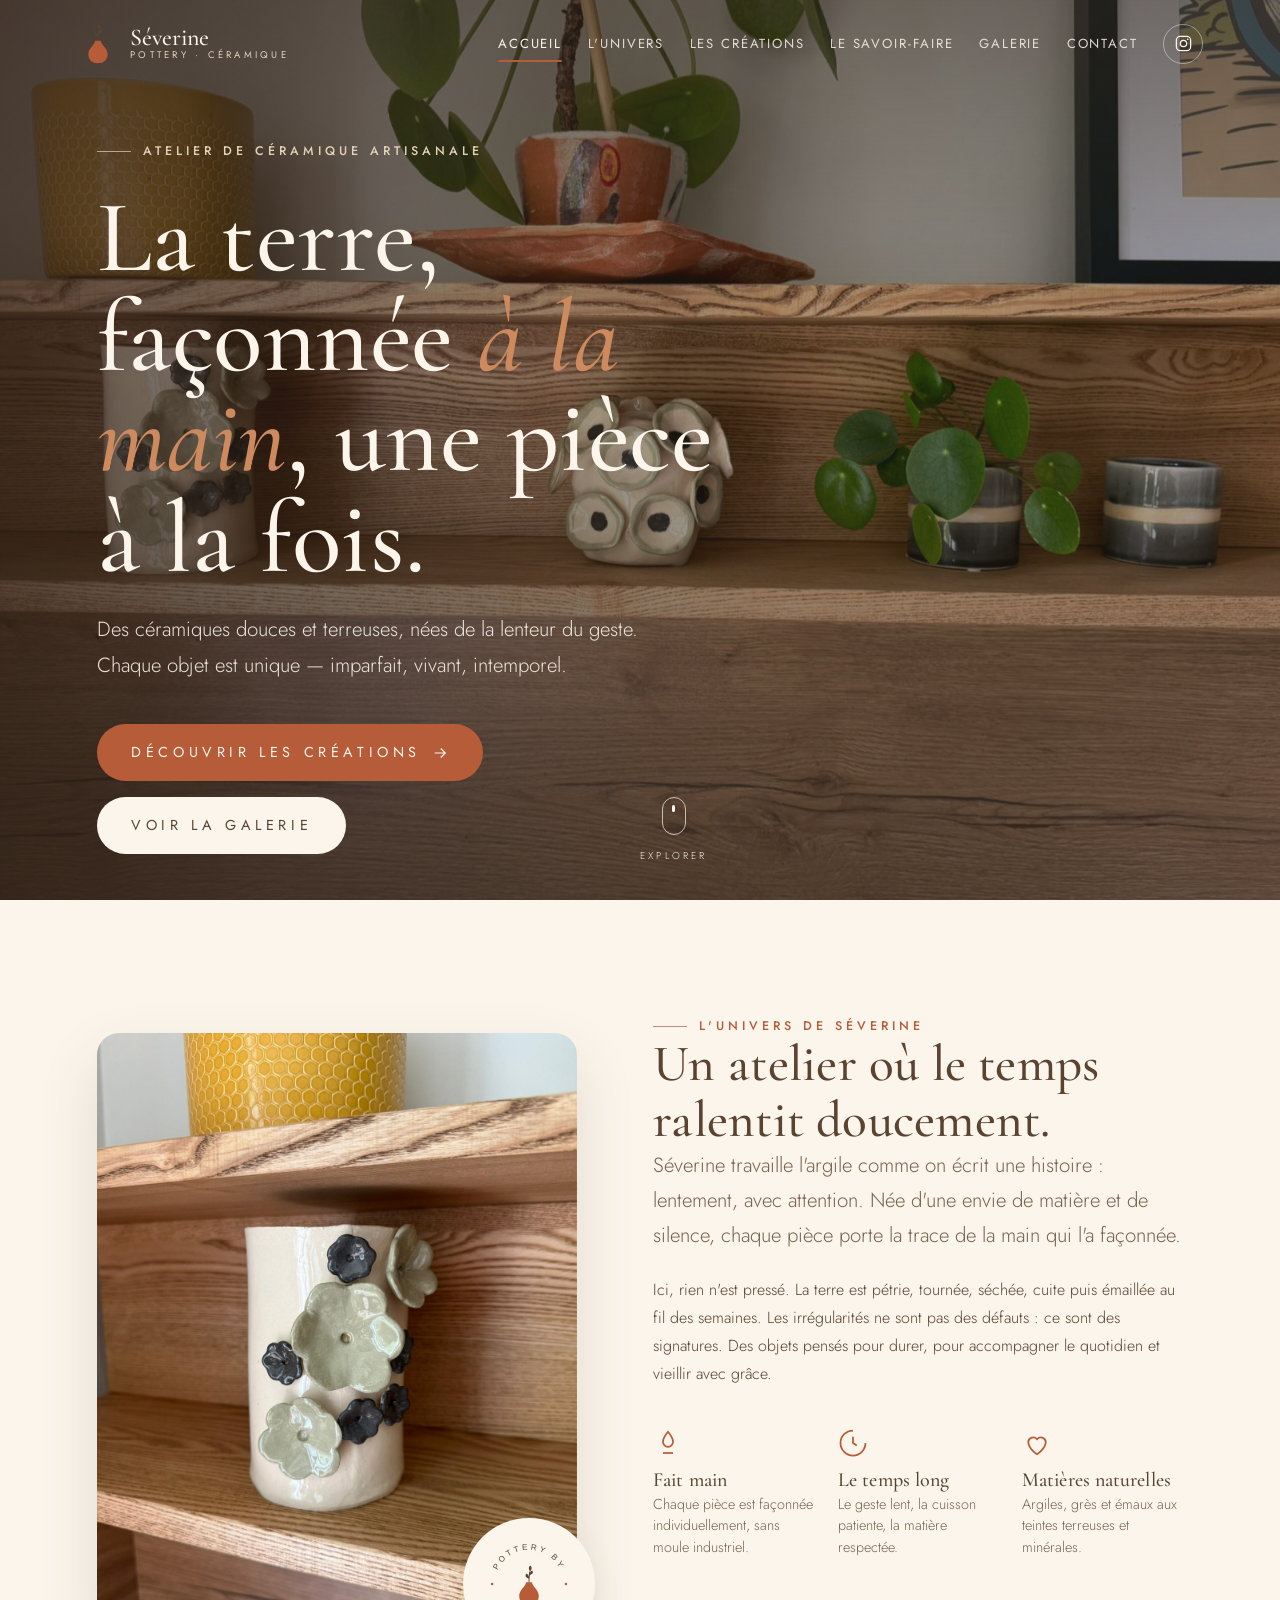
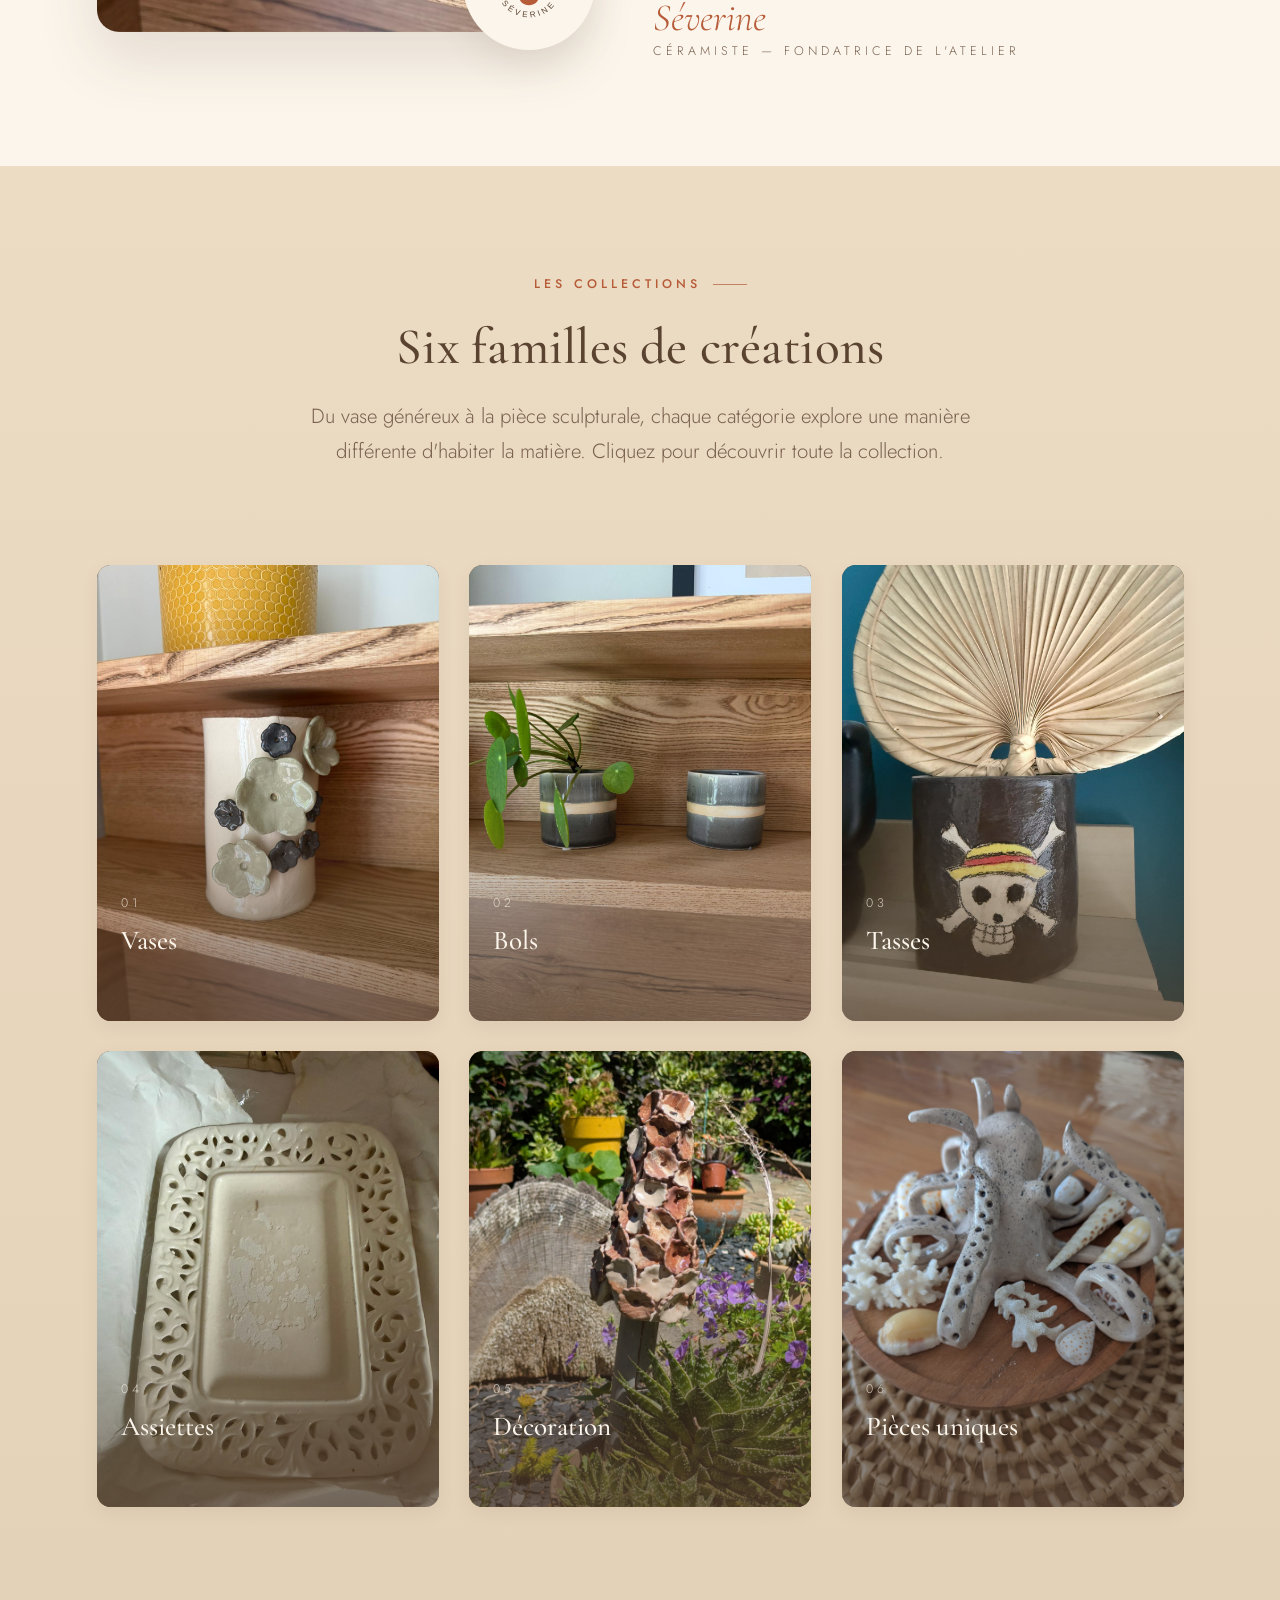
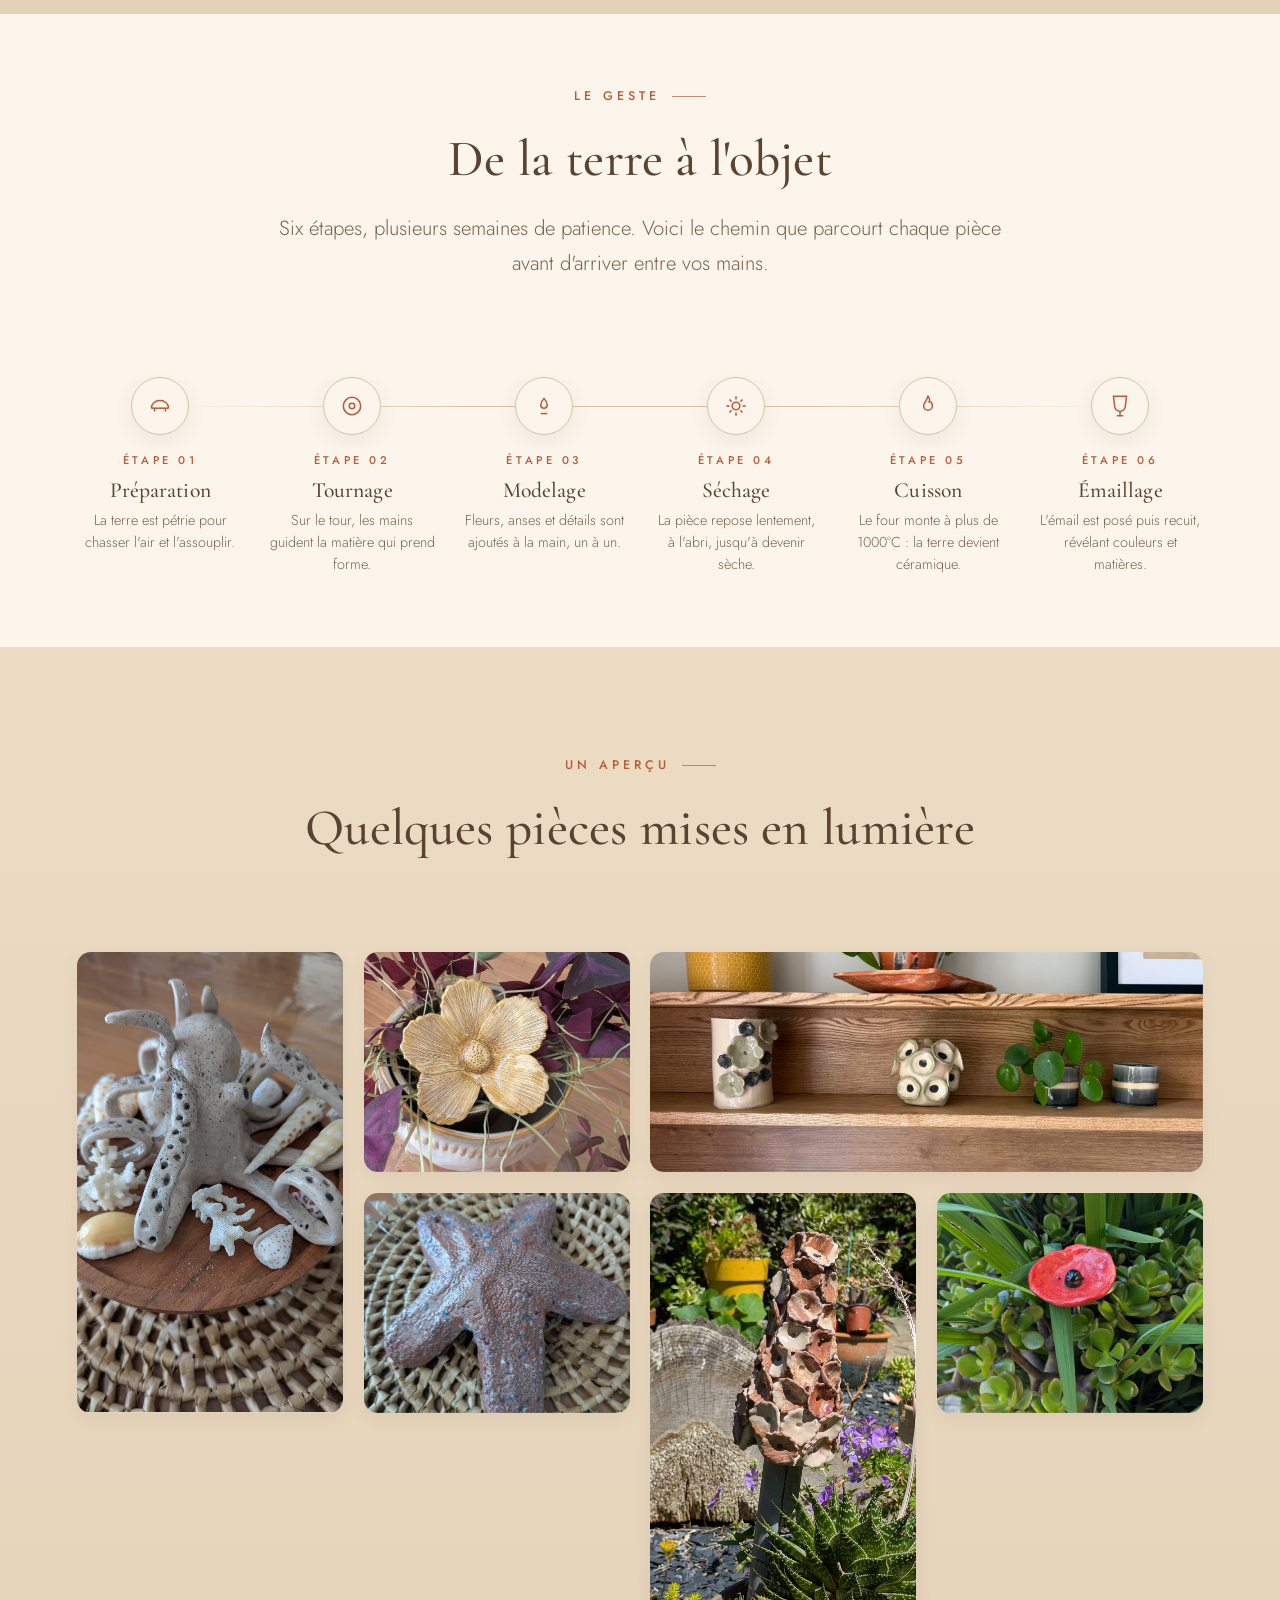
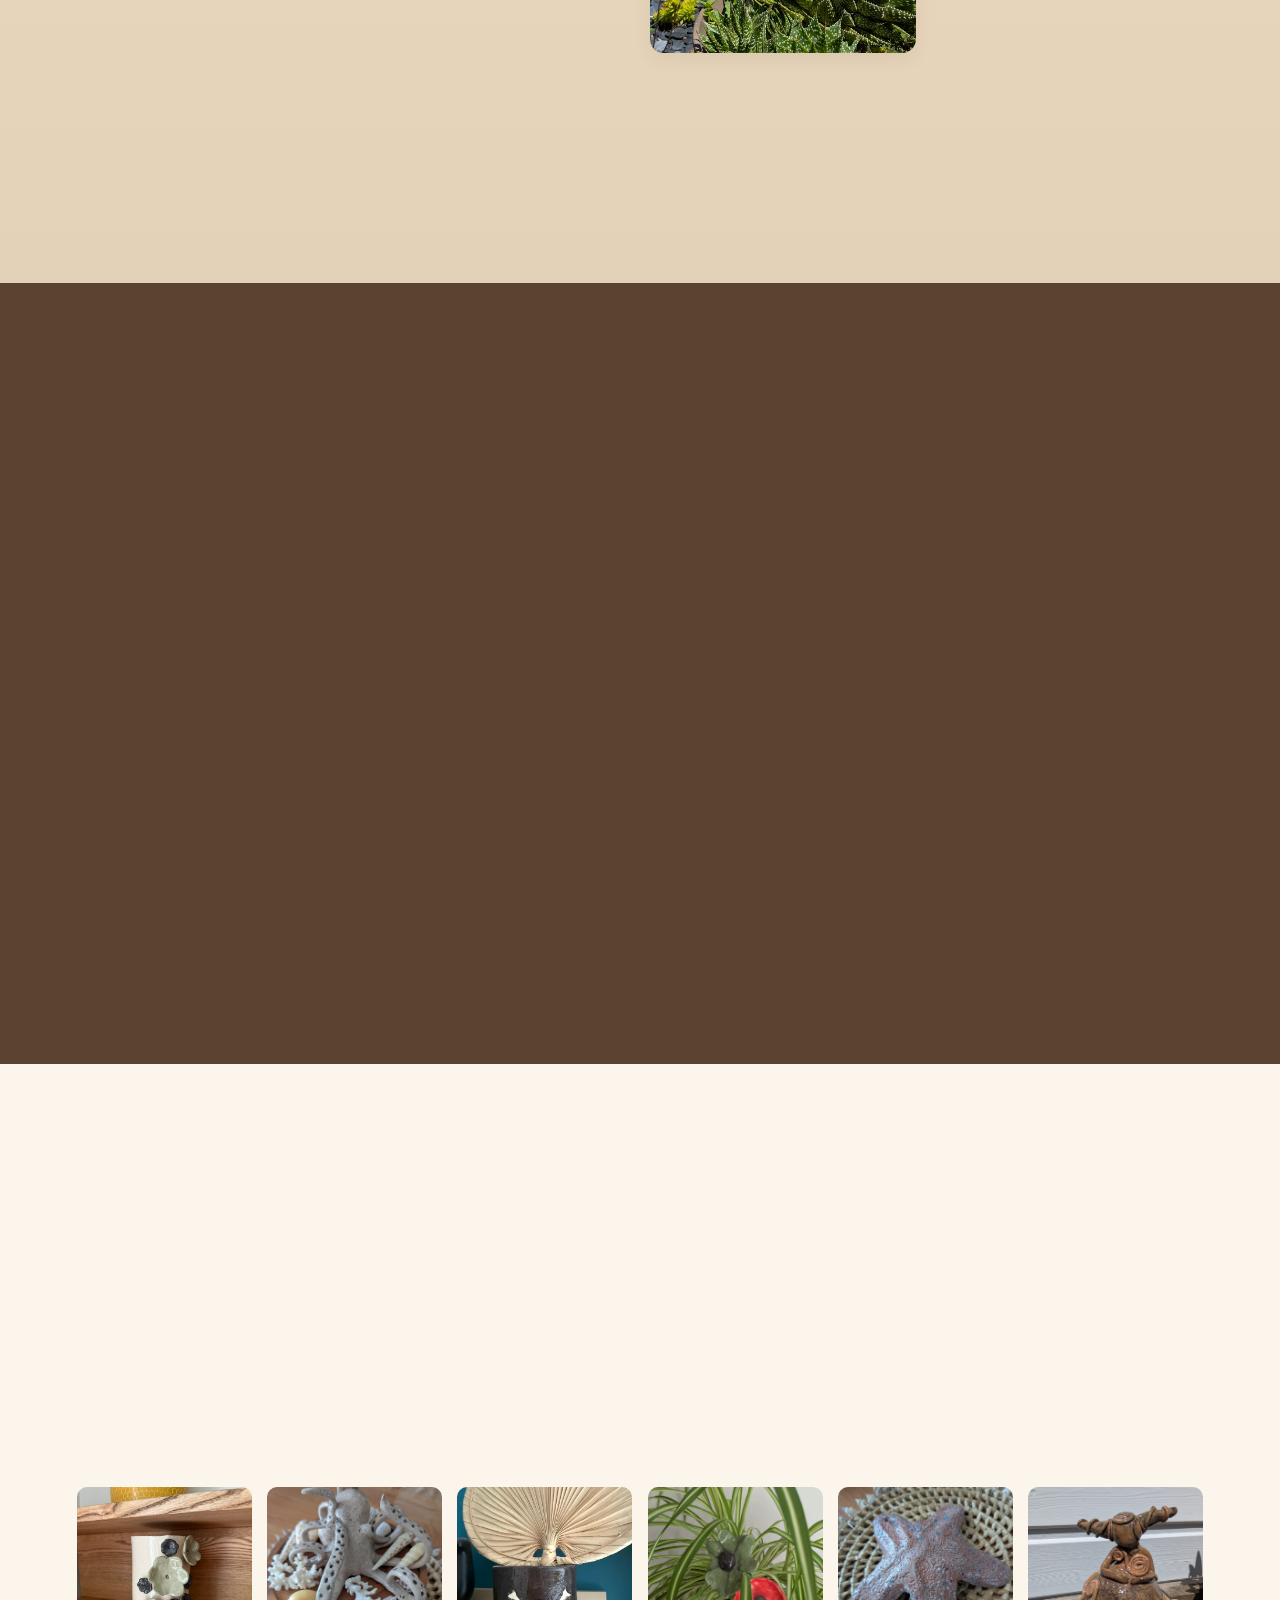
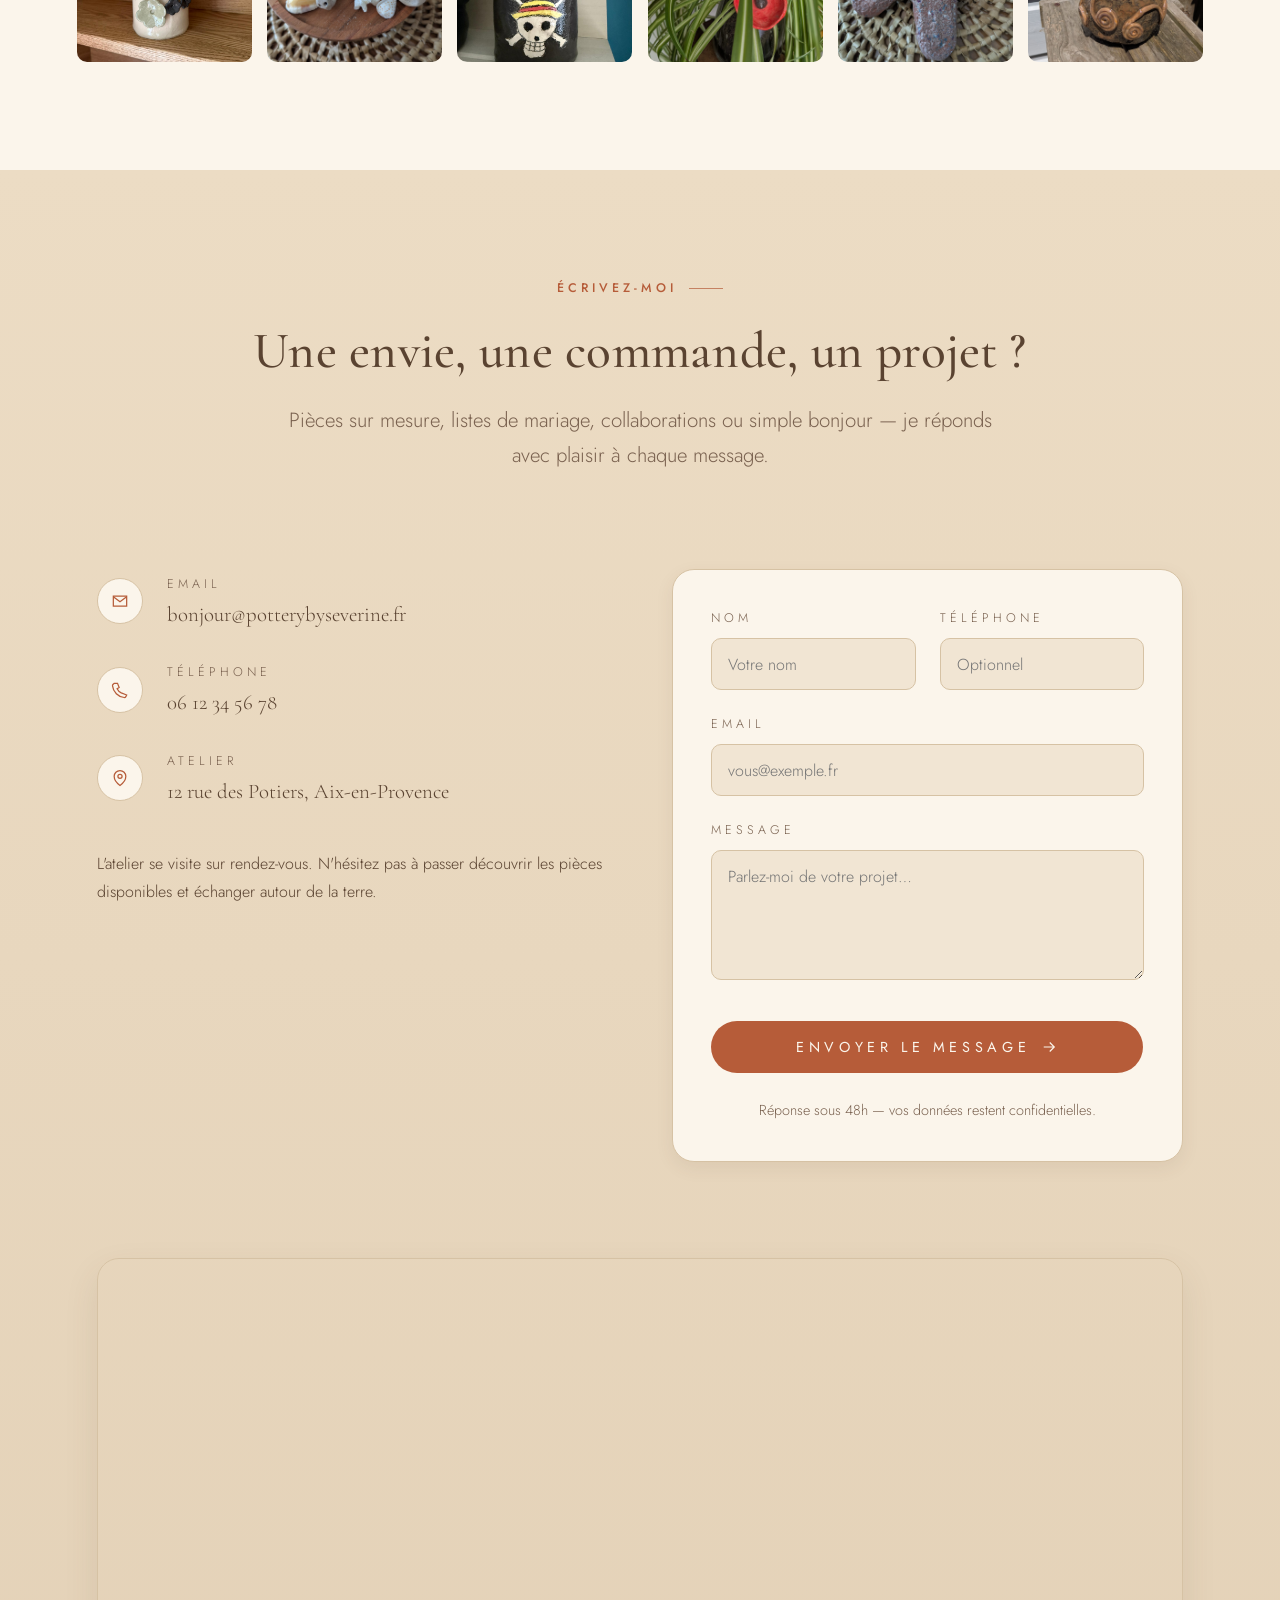
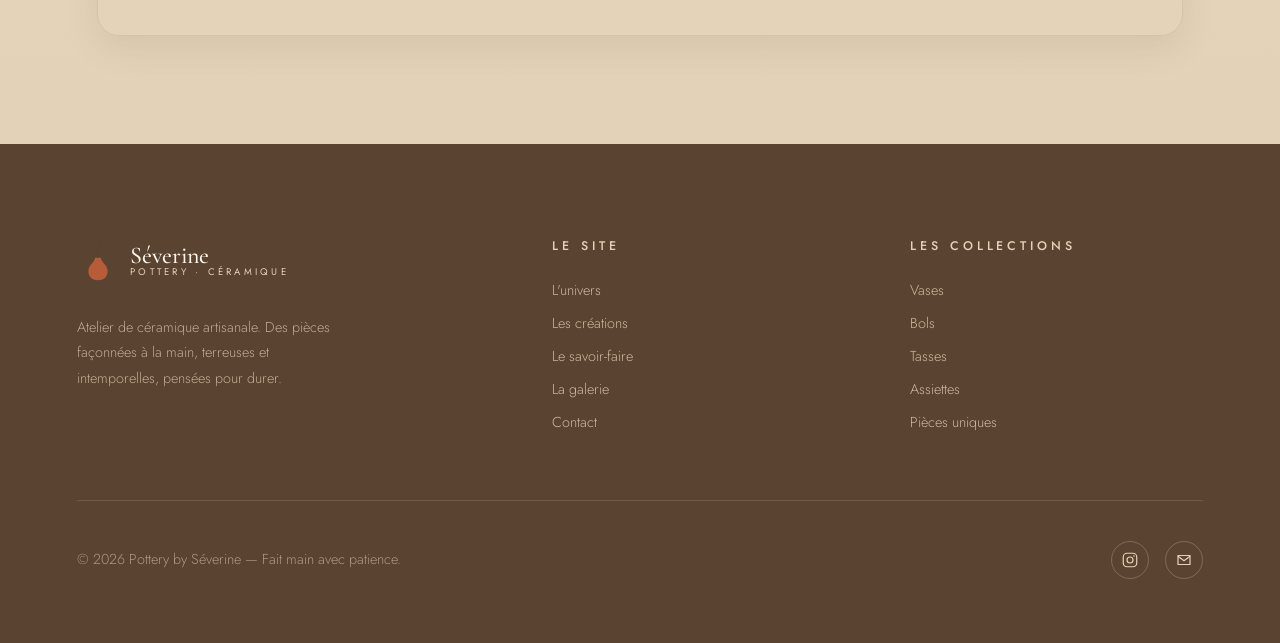
<file: index.html>
<!DOCTYPE html>
<html lang="fr">
<head>
  <meta charset="UTF-8" />
  <meta name="viewport" content="width=device-width, initial-scale=1.0" />
  <meta name="theme-color" content="#F1E5D3" />

  <!-- Marque la présence de JS avant le premier rendu (évite tout flash) -->
  <script>document.documentElement.classList.add("js");</script>

  <!-- SEO -->
  <title>Pottery by Séverine — Céramique artisanale & pièces uniques</title>
  <meta name="description" content="Atelier de céramique artisanale. Séverine façonne à la main vases, bols, tasses, assiettes et pièces uniques — des créations terreuses, douces et intemporelles." />
  <meta name="keywords" content="céramique, poterie, artisanat, fait main, vases, bols, tasses, pièces uniques, grès, Séverine" />
  <meta name="author" content="Pottery by Séverine" />
  <link rel="canonical" href="https://www.potterybyseverine.fr/" />

  <!-- Open Graph -->
  <meta property="og:type" content="website" />
  <meta property="og:site_name" content="Pottery by Séverine" />
  <meta property="og:title" content="Pottery by Séverine — Céramique artisanale & pièces uniques" />
  <meta property="og:description" content="Des céramiques façonnées à la main, terreuses et intemporelles. Vases, bols, tasses, assiettes et pièces uniques." />
  <meta property="og:image" content="assets/images/banner.jpeg" />
  <meta property="og:locale" content="fr_FR" />
  <meta property="og:url" content="https://www.potterybyseverine.fr/" />

  <!-- Twitter -->
  <meta name="twitter:card" content="summary_large_image" />
  <meta name="twitter:title" content="Pottery by Séverine — Céramique artisanale" />
  <meta name="twitter:description" content="Des céramiques façonnées à la main, terreuses et intemporelles." />
  <meta name="twitter:image" content="assets/images/banner.jpeg" />

  <!-- Favicon -->
  <link rel="icon" type="image/svg+xml" href="assets/logos/logo-icon.svg" />
  <link rel="apple-touch-icon" href="assets/logos/logo.png" />

  <!-- Fonts -->
  <link rel="preconnect" href="https://fonts.googleapis.com" />
  <link rel="preconnect" href="https://fonts.gstatic.com" crossorigin />
  <link href="https://fonts.googleapis.com/css2?family=Cormorant+Garamond:ital,wght@0,400;0,500;0,600;1,400;1,500&family=Jost:wght@300;400;500&display=swap" rel="stylesheet" />

  <!-- Styles -->
  <link rel="stylesheet" href="css/variables.css?v=3" />
  <link rel="stylesheet" href="css/style.css?v=3" />
  <link rel="stylesheet" href="css/animations.css?v=3" />
  <link rel="stylesheet" href="css/responsive.css?v=3" />

  <!-- Schema.org LocalBusiness -->
  <script type="application/ld+json">
  {
    "@context": "https://schema.org",
    "@type": "LocalBusiness",
    "@id": "https://www.potterybyseverine.fr/#business",
    "name": "Pottery by Séverine",
    "description": "Atelier de céramique artisanale — vases, bols, tasses, assiettes et pièces uniques façonnés à la main.",
    "image": "https://www.potterybyseverine.fr/assets/images/banner.jpeg",
    "logo": "https://www.potterybyseverine.fr/assets/logos/logo-badge.svg",
    "url": "https://www.potterybyseverine.fr/",
    "email": "bonjour@potterybyseverine.fr",
    "telephone": "+33 6 12 34 56 78",
    "priceRange": "€€",
    "address": {
      "@type": "PostalAddress",
      "streetAddress": "12 rue des Potiers",
      "addressLocality": "Aix-en-Provence",
      "postalCode": "13100",
      "addressCountry": "FR"
    },
    "sameAs": [
      "https://www.instagram.com/potterybyseverine"
    ],
    "makesOffer": {
      "@type": "Offer",
      "itemOffered": {
        "@type": "Product",
        "category": "Céramique artisanale"
      }
    }
  }
  </script>
</head>

<body id="accueil">
  <a class="skip-link" href="#main">Aller au contenu principal</a>

  <!-- ============================ HEADER ============================ -->
  <header class="site-header site-header--hero">
    <div class="header__inner">
      <a class="brand" href="#accueil" aria-label="Pottery by Séverine — accueil">
        <img class="brand__mark" src="assets/logos/logo-icon.svg" alt="" width="42" height="42" aria-hidden="true" />
        <span class="brand__text">
          <span class="brand__name">Séverine</span>
          <span class="brand__tagline">Pottery · Céramique</span>
        </span>
      </a>

      <nav class="nav" id="main-nav" aria-label="Navigation principale">
        <ul class="nav__list">
          <li class="nav__item"><a class="nav__link is-active" href="#accueil">Accueil</a></li>
          <li class="nav__item"><a class="nav__link" href="#univers">L'univers</a></li>
          <li class="nav__item"><a class="nav__link" href="#creations">Les créations</a></li>
          <li class="nav__item"><a class="nav__link" href="#savoir-faire">Le savoir-faire</a></li>
          <li class="nav__item"><a class="nav__link" href="galerie.html">Galerie</a></li>
          <li class="nav__item"><a class="nav__link" href="#contact">Contact</a></li>
          <li class="nav__item">
            <a class="nav__ig" href="https://www.instagram.com/potterybyseverine" target="_blank" rel="noopener" aria-label="Instagram (nouvelle fenêtre)">
              <svg viewBox="0 0 24 24" fill="none" stroke="currentColor" stroke-width="1.6" aria-hidden="true">
                <rect x="3" y="3" width="18" height="18" rx="5" />
                <circle cx="12" cy="12" r="4" />
                <circle cx="17.3" cy="6.7" r="1.1" fill="currentColor" stroke="none" />
              </svg>
            </a>
          </li>
        </ul>
      </nav>

      <button class="nav-toggle" type="button" aria-label="Ouvrir le menu" aria-expanded="false" aria-controls="main-nav">
        <span></span><span></span><span></span>
      </button>
    </div>
  </header>

  <main id="main">

    <!-- ======================= ① HERO ======================= -->
    <section class="hero" aria-labelledby="hero-title">
      <div class="hero__media parallax">
        <img src="assets/images/banner.jpeg" alt="Étagère d'atelier garnie de céramiques faites main et de plantes vertes" fetchpriority="high" />
      </div>
      <div class="hero__inner">
        <div class="hero__content">
          <span class="overline">Atelier de céramique artisanale</span>
          <h1 class="hero__title" id="hero-title">La terre, façonnée <em>à la main</em>, une pièce à la fois.</h1>
          <p class="hero__subtitle">Des céramiques douces et terreuses, nées de la lenteur du geste. Chaque objet est unique — imparfait, vivant, intemporel.</p>
          <div class="hero__actions">
            <a class="btn btn--primary" href="#creations">
              Découvrir les créations
              <svg class="btn__arrow" viewBox="0 0 24 24" width="18" height="18" fill="none" stroke="currentColor" stroke-width="1.6" aria-hidden="true"><path d="M5 12h14M13 6l6 6-6 6"/></svg>
            </a>
            <a class="btn btn--light" href="galerie.html">Voir la galerie</a>
          </div>
        </div>
      </div>
      <a class="scroll-indicator" href="#univers" aria-label="Descendre vers la section suivante">
        <span class="scroll-indicator__mouse"><span class="scroll-indicator__wheel"></span></span>
        <span>Explorer</span>
      </a>
    </section>

    <!-- ======================= ② L'UNIVERS ======================= -->
    <section class="section section--paper" id="univers" aria-labelledby="univers-title">
      <div class="container univers">
        <div class="univers__grid">
          <div class="univers__portrait" data-reveal="fade">
            <div class="univers__portrait-frame" data-curtain>
              <img src="assets/images/pot-1.jpeg" alt="Vase en grès crème orné de fleurs modelées à la main, posé sur une étagère en bois" loading="lazy" />
            </div>
            <div class="univers__stamp" aria-hidden="true">
              <img src="assets/logos/logo-badge.svg" alt="" />
            </div>
          </div>

          <div class="univers__text" data-reveal="right">
            <span class="overline">L'univers de Séverine</span>
            <h2 class="section__title" id="univers-title">Un atelier où le temps<br />ralentit&nbsp;doucement.</h2>
            <p class="lead">Séverine travaille l'argile comme on écrit une histoire : lentement, avec attention. Née d'une envie de matière et de silence, chaque pièce porte la trace de la main qui l'a façonnée.</p>
            <p>Ici, rien n'est pressé. La terre est pétrie, tournée, séchée, cuite puis émaillée au fil des semaines. Les irrégularités ne sont pas des défauts : ce sont des signatures. Des objets pensés pour durer, pour accompagner le quotidien et vieillir avec grâce.</p>

            <div class="values">
              <div class="value" data-reveal data-delay="1">
                <svg class="value__icon" viewBox="0 0 24 24" fill="none" stroke="currentColor" stroke-width="1.4" aria-hidden="true"><path d="M12 3c2.5 3 4 5.5 4 8a4 4 0 0 1-8 0c0-2.5 1.5-5 4-8Z"/><path d="M8 20h8"/></svg>
                <h3 class="value__title">Fait main</h3>
                <p class="value__text">Chaque pièce est façonnée individuellement, sans moule industriel.</p>
              </div>
              <div class="value" data-reveal data-delay="2">
                <svg class="value__icon" viewBox="0 0 24 24" fill="none" stroke="currentColor" stroke-width="1.4" aria-hidden="true"><path d="M12 2a10 10 0 1 0 10 10"/><path d="M12 7v5l3 2"/></svg>
                <h3 class="value__title">Le temps long</h3>
                <p class="value__text">Le geste lent, la cuisson patiente, la matière respectée.</p>
              </div>
              <div class="value" data-reveal data-delay="3">
                <svg class="value__icon" viewBox="0 0 24 24" fill="none" stroke="currentColor" stroke-width="1.4" aria-hidden="true"><path d="M12 21s-7-4.5-7-10a4 4 0 0 1 7-2 4 4 0 0 1 7 2c0 5.5-7 10-7 10Z"/></svg>
                <h3 class="value__title">Matières naturelles</h3>
                <p class="value__text">Argiles, grès et émaux aux teintes terreuses et minérales.</p>
              </div>
            </div>

            <p class="univers__signature accent-serif">Séverine
              <span class="univers__signature-role">Céramiste — fondatrice de l'atelier</span>
            </p>
          </div>
        </div>
      </div>
    </section>

    <!-- ======================= ③ LES CRÉATIONS ======================= -->
    <section class="section section--sand" id="creations" aria-labelledby="creations-title">
      <div class="container">
        <div class="section__head section__head--center">
          <span class="overline overline--center" data-reveal="fade">Les collections</span>
          <h2 class="section__title" id="creations-title" data-reveal>Six familles de créations</h2>
          <p class="lead" data-reveal data-delay="1">Du vase généreux à la pièce sculpturale, chaque catégorie explore une manière différente d'habiter la matière. Cliquez pour découvrir toute la collection.</p>
        </div>

        <div class="creations__grid">
          <a class="creation-card" href="galerie.html?filter=vases" data-reveal data-delay="1" aria-label="Découvrir les vases">
            <img class="creation-card__img" src="assets/images/pot-1.jpeg" alt="Vase en grès crème décoré de fleurs modelées" loading="lazy" />
            <span class="creation-card__overlay">
              <span class="creation-card__index">01</span>
              <span class="creation-card__name">Vases</span>
              <span class="creation-card__cta">Explorer
                <svg viewBox="0 0 24 24" width="15" height="15" fill="none" stroke="currentColor" stroke-width="1.6" aria-hidden="true"><path d="M5 12h14M13 6l6 6-6 6"/></svg>
              </span>
            </span>
          </a>

          <a class="creation-card" href="galerie.html?filter=bols" data-reveal data-delay="2" aria-label="Découvrir les bols">
            <img class="creation-card__img" src="assets/images/pot-2.jpeg" alt="Deux petits contenants en grès émaillé gris et sable" loading="lazy" />
            <span class="creation-card__overlay">
              <span class="creation-card__index">02</span>
              <span class="creation-card__name">Bols</span>
              <span class="creation-card__cta">Explorer
                <svg viewBox="0 0 24 24" width="15" height="15" fill="none" stroke="currentColor" stroke-width="1.6" aria-hidden="true"><path d="M5 12h14M13 6l6 6-6 6"/></svg>
              </span>
            </span>
          </a>

          <a class="creation-card" href="galerie.html?filter=tasses" data-reveal data-delay="3" aria-label="Découvrir les tasses">
            <img class="creation-card__img" src="assets/images/mug-one-piece.jpeg" alt="Mug en céramique noire peint d'une tête de mort au chapeau de paille" loading="lazy" />
            <span class="creation-card__overlay">
              <span class="creation-card__index">03</span>
              <span class="creation-card__name">Tasses</span>
              <span class="creation-card__cta">Explorer
                <svg viewBox="0 0 24 24" width="15" height="15" fill="none" stroke="currentColor" stroke-width="1.6" aria-hidden="true"><path d="M5 12h14M13 6l6 6-6 6"/></svg>
              </span>
            </span>
          </a>

          <a class="creation-card" href="galerie.html?filter=assiettes" data-reveal data-delay="1" aria-label="Découvrir les assiettes">
            <img class="creation-card__img" src="assets/images/plateau-1.jpeg" alt="Plateau rectangulaire en céramique blanche à bordure ajourée" loading="lazy" />
            <span class="creation-card__overlay">
              <span class="creation-card__index">04</span>
              <span class="creation-card__name">Assiettes</span>
              <span class="creation-card__cta">Explorer
                <svg viewBox="0 0 24 24" width="15" height="15" fill="none" stroke="currentColor" stroke-width="1.6" aria-hidden="true"><path d="M5 12h14M13 6l6 6-6 6"/></svg>
              </span>
            </span>
          </a>

          <a class="creation-card" href="galerie.html?filter=decoration" data-reveal data-delay="2" aria-label="Découvrir la décoration">
            <img class="creation-card__img" src="assets/images/totem-fleurs.jpeg" alt="Totem de jardin en céramique couvert de fleurs modelées" loading="lazy" />
            <span class="creation-card__overlay">
              <span class="creation-card__index">05</span>
              <span class="creation-card__name">Décoration</span>
              <span class="creation-card__cta">Explorer
                <svg viewBox="0 0 24 24" width="15" height="15" fill="none" stroke="currentColor" stroke-width="1.6" aria-hidden="true"><path d="M5 12h14M13 6l6 6-6 6"/></svg>
              </span>
            </span>
          </a>

          <a class="creation-card" href="galerie.html?filter=pieces-uniques" data-reveal data-delay="3" aria-label="Découvrir les pièces uniques">
            <img class="creation-card__img" src="assets/images/poulpe.jpeg" alt="Sculpture de poulpe en céramique mouchetée entourée de coquillages" loading="lazy" />
            <span class="creation-card__overlay">
              <span class="creation-card__index">06</span>
              <span class="creation-card__name">Pièces uniques</span>
              <span class="creation-card__cta">Explorer
                <svg viewBox="0 0 24 24" width="15" height="15" fill="none" stroke="currentColor" stroke-width="1.6" aria-hidden="true"><path d="M5 12h14M13 6l6 6-6 6"/></svg>
              </span>
            </span>
          </a>
        </div>
      </div>
    </section>

    <!-- ======================= ④ LE SAVOIR-FAIRE ======================= -->
    <section class="section section--paper section--tight" id="savoir-faire" aria-labelledby="savoir-title">
      <div class="container container--wide">
        <div class="section__head section__head--center">
          <span class="overline overline--center" data-reveal="fade">Le geste</span>
          <h2 class="section__title" id="savoir-title" data-reveal>De la terre à l'objet</h2>
          <p class="lead" data-reveal data-delay="1">Six étapes, plusieurs semaines de patience. Voici le chemin que parcourt chaque pièce avant d'arriver entre vos mains.</p>
        </div>

        <ol class="process">
          <li class="process__step" data-reveal data-delay="1">
            <span class="process__badge" aria-hidden="true">
              <svg viewBox="0 0 24 24" fill="none" stroke="currentColor" stroke-width="1.4"><path d="M4 14c0-4 3.5-7 8-7s8 3 8 7"/><path d="M4 14h16"/><path d="M7 14v3M17 14v3"/></svg>
            </span>
            <span class="process__num">Étape 01</span>
            <h3 class="process__title">Préparation</h3>
            <p class="process__text">La terre est pétrie pour chasser l'air et l'assouplir.</p>
          </li>

          <li class="process__step" data-reveal data-delay="2">
            <span class="process__badge" aria-hidden="true">
              <svg viewBox="0 0 24 24" fill="none" stroke="currentColor" stroke-width="1.4"><circle cx="12" cy="12" r="8"/><circle cx="12" cy="12" r="2.5"/></svg>
            </span>
            <span class="process__num">Étape 02</span>
            <h3 class="process__title">Tournage</h3>
            <p class="process__text">Sur le tour, les mains guident la matière qui prend forme.</p>
          </li>

          <li class="process__step" data-reveal data-delay="3">
            <span class="process__badge" aria-hidden="true">
              <svg viewBox="0 0 24 24" fill="none" stroke="currentColor" stroke-width="1.4"><path d="M12 5c2 2 3 4 3 6a3 3 0 0 1-6 0c0-2 1-4 3-6Z"/><path d="M9 19h6"/></svg>
            </span>
            <span class="process__num">Étape 03</span>
            <h3 class="process__title">Modelage</h3>
            <p class="process__text">Fleurs, anses et détails sont ajoutés à la main, un à un.</p>
          </li>

          <li class="process__step" data-reveal data-delay="4">
            <span class="process__badge" aria-hidden="true">
              <svg viewBox="0 0 24 24" fill="none" stroke="currentColor" stroke-width="1.4"><path d="M12 3v3M12 18v3M3 12h3M18 12h3M6 6l2 2M16 16l2 2M18 6l-2 2M8 16l-2 2"/><circle cx="12" cy="12" r="3.5"/></svg>
            </span>
            <span class="process__num">Étape 04</span>
            <h3 class="process__title">Séchage</h3>
            <p class="process__text">La pièce repose lentement, à l'abri, jusqu'à devenir sèche.</p>
          </li>

          <li class="process__step" data-reveal data-delay="5">
            <span class="process__badge" aria-hidden="true">
              <svg viewBox="0 0 24 24" fill="none" stroke="currentColor" stroke-width="1.4"><path d="M12 3c1.5 2 2 3.5 1 5 2 0 3 2 3 4a4 4 0 0 1-8 0c0-1.5.5-2.8 1.5-3.8C11 6.5 11 4.5 12 3Z"/></svg>
            </span>
            <span class="process__num">Étape 05</span>
            <h3 class="process__title">Cuisson</h3>
            <p class="process__text">Le four monte à plus de 1000°C : la terre devient céramique.</p>
          </li>

          <li class="process__step" data-reveal data-delay="6">
            <span class="process__badge" aria-hidden="true">
              <svg viewBox="0 0 24 24" fill="none" stroke="currentColor" stroke-width="1.4"><path d="M6 3h12l-1 9a5 5 0 0 1-10 0Z"/><path d="M9 21h6M12 17v4"/></svg>
            </span>
            <span class="process__num">Étape 06</span>
            <h3 class="process__title">Émaillage</h3>
            <p class="process__text">L'émail est posé puis recuit, révélant couleurs et matières.</p>
          </li>
        </ol>
      </div>
    </section>

    <!-- ======================= ⑤ GALERIE (aperçu) ======================= -->
    <section class="section section--sand" id="galerie" aria-labelledby="galerie-title">
      <div class="container container--wide">
        <div class="section__head section__head--center">
          <span class="overline overline--center" data-reveal="fade">Un aperçu</span>
          <h2 class="section__title" id="galerie-title" data-reveal>Quelques pièces mises en lumière</h2>
        </div>

        <div class="gallery-preview__grid">
          <figure class="gallery-preview__item gallery-preview__item--tall" data-curtain>
            <img src="assets/images/poulpe.jpeg" alt="Sculpture de poulpe en céramique mouchetée entourée de coquillages" loading="lazy" />
          </figure>
          <figure class="gallery-preview__item" data-curtain>
            <img src="assets/images/coupe-fleur-ocre.jpeg" alt="Coupe en céramique en forme de grande fleur, émail ocre" loading="lazy" />
          </figure>
          <figure class="gallery-preview__item gallery-preview__item--wide" data-curtain>
            <img src="assets/images/banner.jpeg" alt="Composition de céramiques et de plantes sur une étagère en bois" loading="lazy" />
          </figure>
          <figure class="gallery-preview__item" data-curtain>
            <img src="assets/images/etoile-de-mer.jpeg" alt="Étoile de mer en céramique émaillée rose et bleu" loading="lazy" />
          </figure>
          <figure class="gallery-preview__item gallery-preview__item--tall" data-curtain>
            <img src="assets/images/totem-fleurs.jpeg" alt="Totem de jardin en céramique couvert de fleurs modelées" loading="lazy" />
          </figure>
          <figure class="gallery-preview__item" data-curtain>
            <img src="assets/images/coquelicot.jpeg" alt="Coquelicot en céramique rouge sur tige de jardin" loading="lazy" />
          </figure>
        </div>

        <div class="gallery-preview__cta" data-reveal="fade">
          <a class="btn btn--ghost" href="galerie.html">
            Voir toute la galerie
            <svg class="btn__arrow" viewBox="0 0 24 24" width="18" height="18" fill="none" stroke="currentColor" stroke-width="1.6" aria-hidden="true"><path d="M5 12h14M13 6l6 6-6 6"/></svg>
          </a>
        </div>
      </div>
    </section>

    <!-- ======================= ⑥ TÉMOIGNAGES ======================= -->
    <section class="section section--clay" aria-labelledby="temoignages-title">
      <div class="container">
        <div class="section__head section__head--center">
          <span class="overline overline--center" data-reveal="fade">Elles en parlent</span>
          <h2 class="section__title" id="temoignages-title" data-reveal>Des objets que l'on garde</h2>
        </div>

        <div class="testimonials__grid">
          <figure class="testimonial" data-reveal data-delay="1">
            <span class="testimonial__quote-mark" aria-hidden="true">“</span>
            <blockquote class="testimonial__text">Mon bol du matin est devenu un petit rituel. On sent la main derrière chaque courbe — rien à voir avec de l'industriel.</blockquote>
            <div class="stars" aria-label="Note : 5 sur 5">
              <svg viewBox="0 0 24 24" fill="currentColor" aria-hidden="true"><path d="M12 2l2.9 6.2 6.6.7-4.9 4.5 1.3 6.6L12 17.8 6.1 20l1.3-6.6L2.5 8.9l6.6-.7Z"/></svg>
              <svg viewBox="0 0 24 24" fill="currentColor" aria-hidden="true"><path d="M12 2l2.9 6.2 6.6.7-4.9 4.5 1.3 6.6L12 17.8 6.1 20l1.3-6.6L2.5 8.9l6.6-.7Z"/></svg>
              <svg viewBox="0 0 24 24" fill="currentColor" aria-hidden="true"><path d="M12 2l2.9 6.2 6.6.7-4.9 4.5 1.3 6.6L12 17.8 6.1 20l1.3-6.6L2.5 8.9l6.6-.7Z"/></svg>
              <svg viewBox="0 0 24 24" fill="currentColor" aria-hidden="true"><path d="M12 2l2.9 6.2 6.6.7-4.9 4.5 1.3 6.6L12 17.8 6.1 20l1.3-6.6L2.5 8.9l6.6-.7Z"/></svg>
              <svg viewBox="0 0 24 24" fill="currentColor" aria-hidden="true"><path d="M12 2l2.9 6.2 6.6.7-4.9 4.5 1.3 6.6L12 17.8 6.1 20l1.3-6.6L2.5 8.9l6.6-.7Z"/></svg>
            </div>
            <figcaption class="testimonial__author">
              <span class="testimonial__name">Camille R.</span>
              <span class="testimonial__meta">Aix-en-Provence</span>
            </figcaption>
          </figure>

          <figure class="testimonial" data-reveal data-delay="2">
            <span class="testimonial__quote-mark" aria-hidden="true">“</span>
            <blockquote class="testimonial__text">J'ai offert un vase pour un mariage. La pièce était unique, emballée avec un soin fou. Un cadeau qui a marqué.</blockquote>
            <div class="stars" aria-label="Note : 5 sur 5">
              <svg viewBox="0 0 24 24" fill="currentColor" aria-hidden="true"><path d="M12 2l2.9 6.2 6.6.7-4.9 4.5 1.3 6.6L12 17.8 6.1 20l1.3-6.6L2.5 8.9l6.6-.7Z"/></svg>
              <svg viewBox="0 0 24 24" fill="currentColor" aria-hidden="true"><path d="M12 2l2.9 6.2 6.6.7-4.9 4.5 1.3 6.6L12 17.8 6.1 20l1.3-6.6L2.5 8.9l6.6-.7Z"/></svg>
              <svg viewBox="0 0 24 24" fill="currentColor" aria-hidden="true"><path d="M12 2l2.9 6.2 6.6.7-4.9 4.5 1.3 6.6L12 17.8 6.1 20l1.3-6.6L2.5 8.9l6.6-.7Z"/></svg>
              <svg viewBox="0 0 24 24" fill="currentColor" aria-hidden="true"><path d="M12 2l2.9 6.2 6.6.7-4.9 4.5 1.3 6.6L12 17.8 6.1 20l1.3-6.6L2.5 8.9l6.6-.7Z"/></svg>
              <svg viewBox="0 0 24 24" fill="currentColor" aria-hidden="true"><path d="M12 2l2.9 6.2 6.6.7-4.9 4.5 1.3 6.6L12 17.8 6.1 20l1.3-6.6L2.5 8.9l6.6-.7Z"/></svg>
            </div>
            <figcaption class="testimonial__author">
              <span class="testimonial__name">Léa M.</span>
              <span class="testimonial__meta">Lyon</span>
            </figcaption>
          </figure>

          <figure class="testimonial" data-reveal data-delay="3">
            <span class="testimonial__quote-mark" aria-hidden="true">“</span>
            <blockquote class="testimonial__text">Séverine a créé un service sur mesure pour notre restaurant. Chaque assiette raconte quelque chose. Nos clients adorent.</blockquote>
            <div class="stars" aria-label="Note : 5 sur 5">
              <svg viewBox="0 0 24 24" fill="currentColor" aria-hidden="true"><path d="M12 2l2.9 6.2 6.6.7-4.9 4.5 1.3 6.6L12 17.8 6.1 20l1.3-6.6L2.5 8.9l6.6-.7Z"/></svg>
              <svg viewBox="0 0 24 24" fill="currentColor" aria-hidden="true"><path d="M12 2l2.9 6.2 6.6.7-4.9 4.5 1.3 6.6L12 17.8 6.1 20l1.3-6.6L2.5 8.9l6.6-.7Z"/></svg>
              <svg viewBox="0 0 24 24" fill="currentColor" aria-hidden="true"><path d="M12 2l2.9 6.2 6.6.7-4.9 4.5 1.3 6.6L12 17.8 6.1 20l1.3-6.6L2.5 8.9l6.6-.7Z"/></svg>
              <svg viewBox="0 0 24 24" fill="currentColor" aria-hidden="true"><path d="M12 2l2.9 6.2 6.6.7-4.9 4.5 1.3 6.6L12 17.8 6.1 20l1.3-6.6L2.5 8.9l6.6-.7Z"/></svg>
              <svg viewBox="0 0 24 24" fill="currentColor" aria-hidden="true"><path d="M12 2l2.9 6.2 6.6.7-4.9 4.5 1.3 6.6L12 17.8 6.1 20l1.3-6.6L2.5 8.9l6.6-.7Z"/></svg>
            </div>
            <figcaption class="testimonial__author">
              <span class="testimonial__name">Thomas & Inès</span>
              <span class="testimonial__meta">Restaurant Le Jardin</span>
            </figcaption>
          </figure>
        </div>
      </div>
    </section>

    <!-- ======================= ⑦ INSTAGRAM ======================= -->
    <section class="section section--paper" id="instagram" aria-labelledby="instagram-title">
      <div class="container container--wide">
        <div class="instagram__head">
          <div>
            <span class="overline" data-reveal="fade">@potterybyseverine</span>
            <h2 class="section__title" id="instagram-title" data-reveal>Suivez l'atelier au quotidien</h2>
            <p class="lead" data-reveal data-delay="1">Coulisses, cuissons, nouvelles pièces et fournées du four : la vie de l'atelier se raconte jour après jour sur Instagram.</p>
          </div>
          <a class="btn btn--primary" href="https://www.instagram.com/potterybyseverine" target="_blank" rel="noopener" data-reveal="fade">
            Suivre sur Instagram
            <svg class="btn__arrow" viewBox="0 0 24 24" width="18" height="18" fill="none" stroke="currentColor" stroke-width="1.6" aria-hidden="true"><path d="M5 12h14M13 6l6 6-6 6"/></svg>
          </a>
        </div>

        <div class="instagram__grid">
          <a class="instagram__item" href="https://www.instagram.com/potterybyseverine" target="_blank" rel="noopener" data-reveal data-delay="1" aria-label="Voir sur Instagram">
            <img src="assets/images/pot-1.jpeg" alt="Vase fleuri en grès crème" loading="lazy" />
            <svg class="instagram__item-icon" viewBox="0 0 24 24" fill="none" stroke="currentColor" stroke-width="1.6" aria-hidden="true"><rect x="3" y="3" width="18" height="18" rx="5"/><circle cx="12" cy="12" r="4"/><circle cx="17.3" cy="6.7" r="1.1" fill="currentColor" stroke="none"/></svg>
          </a>
          <a class="instagram__item" href="https://www.instagram.com/potterybyseverine" target="_blank" rel="noopener" data-reveal data-delay="2" aria-label="Voir sur Instagram">
            <img src="assets/images/poulpe.jpeg" alt="Sculpture de poulpe en céramique mouchetée" loading="lazy" />
            <svg class="instagram__item-icon" viewBox="0 0 24 24" fill="none" stroke="currentColor" stroke-width="1.6" aria-hidden="true"><rect x="3" y="3" width="18" height="18" rx="5"/><circle cx="12" cy="12" r="4"/><circle cx="17.3" cy="6.7" r="1.1" fill="currentColor" stroke="none"/></svg>
          </a>
          <a class="instagram__item" href="https://www.instagram.com/potterybyseverine" target="_blank" rel="noopener" data-reveal data-delay="3" aria-label="Voir sur Instagram">
            <img src="assets/images/mug-one-piece.jpeg" alt="Mug noir décoré à la main" loading="lazy" />
            <svg class="instagram__item-icon" viewBox="0 0 24 24" fill="none" stroke="currentColor" stroke-width="1.6" aria-hidden="true"><rect x="3" y="3" width="18" height="18" rx="5"/><circle cx="12" cy="12" r="4"/><circle cx="17.3" cy="6.7" r="1.1" fill="currentColor" stroke="none"/></svg>
          </a>
          <a class="instagram__item" href="https://www.instagram.com/potterybyseverine" target="_blank" rel="noopener" data-reveal data-delay="4" aria-label="Voir sur Instagram">
            <img src="assets/images/coquelicots-duo.jpeg" alt="Fleurs en céramique rouge et verte sur tiges" loading="lazy" />
            <svg class="instagram__item-icon" viewBox="0 0 24 24" fill="none" stroke="currentColor" stroke-width="1.6" aria-hidden="true"><rect x="3" y="3" width="18" height="18" rx="5"/><circle cx="12" cy="12" r="4"/><circle cx="17.3" cy="6.7" r="1.1" fill="currentColor" stroke="none"/></svg>
          </a>
          <a class="instagram__item" href="https://www.instagram.com/potterybyseverine" target="_blank" rel="noopener" data-reveal data-delay="5" aria-label="Voir sur Instagram">
            <img src="assets/images/etoile-de-mer.jpeg" alt="Étoile de mer en céramique émaillée rose et bleu" loading="lazy" />
            <svg class="instagram__item-icon" viewBox="0 0 24 24" fill="none" stroke="currentColor" stroke-width="1.6" aria-hidden="true"><rect x="3" y="3" width="18" height="18" rx="5"/><circle cx="12" cy="12" r="4"/><circle cx="17.3" cy="6.7" r="1.1" fill="currentColor" stroke="none"/></svg>
          </a>
          <a class="instagram__item" href="https://www.instagram.com/potterybyseverine" target="_blank" rel="noopener" data-reveal data-delay="6" aria-label="Voir sur Instagram">
            <img src="assets/images/sculpture-spirales.jpeg" alt="Sculpture en grès émaillé brun ornée de spirales" loading="lazy" />
            <svg class="instagram__item-icon" viewBox="0 0 24 24" fill="none" stroke="currentColor" stroke-width="1.6" aria-hidden="true"><rect x="3" y="3" width="18" height="18" rx="5"/><circle cx="12" cy="12" r="4"/><circle cx="17.3" cy="6.7" r="1.1" fill="currentColor" stroke="none"/></svg>
          </a>
        </div>
      </div>
    </section>

    <!-- ======================= ⑧ CONTACT ======================= -->
    <section class="section section--sand" id="contact" aria-labelledby="contact-title">
      <div class="container">
        <div class="section__head section__head--center">
          <span class="overline overline--center" data-reveal="fade">Écrivez-moi</span>
          <h2 class="section__title" id="contact-title" data-reveal>Une envie, une commande, un projet ?</h2>
          <p class="lead" data-reveal data-delay="1">Pièces sur mesure, listes de mariage, collaborations ou simple bonjour — je réponds avec plaisir à chaque message.</p>
        </div>

        <div class="contact__grid">
          <div class="contact__intro" data-reveal="left">
            <div class="contact__details">
              <div class="contact__detail">
                <span class="contact__detail-icon" aria-hidden="true">
                  <svg viewBox="0 0 24 24" fill="none" stroke="currentColor" stroke-width="1.5"><path d="M4 6h16v12H4Z"/><path d="m4 7 8 6 8-6"/></svg>
                </span>
                <span>
                  <span class="contact__detail-label">Email</span><br />
                  <a class="contact__detail-value" href="mailto:bonjour@potterybyseverine.fr">bonjour@potterybyseverine.fr</a>
                </span>
              </div>
              <div class="contact__detail">
                <span class="contact__detail-icon" aria-hidden="true">
                  <svg viewBox="0 0 24 24" fill="none" stroke="currentColor" stroke-width="1.5"><path d="M5 4h4l2 5-2.5 1.5a11 11 0 0 0 5 5L20 18l-1 2a2 2 0 0 1-2 1 16 16 0 0 1-14-14 2 2 0 0 1 1-2Z"/></svg>
                </span>
                <span>
                  <span class="contact__detail-label">Téléphone</span><br />
                  <a class="contact__detail-value" href="tel:+33612345678">06 12 34 56 78</a>
                </span>
              </div>
              <div class="contact__detail">
                <span class="contact__detail-icon" aria-hidden="true">
                  <svg viewBox="0 0 24 24" fill="none" stroke="currentColor" stroke-width="1.5"><path d="M12 21s-7-5-7-11a7 7 0 0 1 14 0c0 6-7 11-7 11Z"/><circle cx="12" cy="10" r="2.5"/></svg>
                </span>
                <span>
                  <span class="contact__detail-label">Atelier</span><br />
                  <span class="contact__detail-value">12 rue des Potiers, Aix-en-Provence</span>
                </span>
              </div>
            </div>
            <p>L'atelier se visite sur rendez-vous. N'hésitez pas à passer découvrir les pièces disponibles et échanger autour de la terre.</p>
          </div>

          <form class="form" data-reveal="right" novalidate>
            <div class="form__row">
              <div class="field">
                <label for="name">Nom</label>
                <input type="text" id="name" name="name" autocomplete="name" required placeholder="Votre nom" />
              </div>
              <div class="field">
                <label for="phone">Téléphone</label>
                <input type="tel" id="phone" name="phone" autocomplete="tel" placeholder="Optionnel" />
              </div>
            </div>
            <div class="field">
              <label for="email">Email</label>
              <input type="email" id="email" name="email" autocomplete="email" required placeholder="vous@exemple.fr" />
            </div>
            <div class="field">
              <label for="message">Message</label>
              <textarea id="message" name="message" required placeholder="Parlez-moi de votre projet…"></textarea>
            </div>
            <button class="btn btn--primary form__submit" type="submit">
              Envoyer le message
              <svg class="btn__arrow" viewBox="0 0 24 24" width="18" height="18" fill="none" stroke="currentColor" stroke-width="1.6" aria-hidden="true"><path d="M5 12h14M13 6l6 6-6 6"/></svg>
            </button>
            <p class="form__note">Réponse sous 48h — vos données restent confidentielles.</p>
            <p class="form__feedback" role="status" aria-live="polite"></p>
          </form>
        </div>

        <div class="contact__map" data-reveal="fade">
          <iframe
            title="Localisation de l'atelier Pottery by Séverine à Aix-en-Provence"
            src="https://www.openstreetmap.org/export/embed.html?bbox=5.428%2C43.518%2C5.468%2C43.538&amp;layer=mapnik&amp;marker=43.528%2C5.448"
            loading="lazy"
            referrerpolicy="no-referrer-when-downgrade">
          </iframe>
        </div>
      </div>
    </section>
  </main>

  <!-- ============================ FOOTER ============================ -->
  <footer class="site-footer">
    <div class="container container--wide">
      <div class="footer__top">
        <div class="footer__brand">
          <a class="brand" href="#accueil" aria-label="Pottery by Séverine — accueil">
            <img class="brand__mark" src="assets/logos/logo-icon.svg" alt="" width="42" height="42" aria-hidden="true" />
            <span class="brand__text">
              <span class="brand__name">Séverine</span>
              <span class="brand__tagline">Pottery · Céramique</span>
            </span>
          </a>
          <p class="footer__about">Atelier de céramique artisanale. Des pièces façonnées à la main, terreuses et intemporelles, pensées pour durer.</p>
        </div>

        <nav class="footer__col" aria-label="Navigation du site">
          <h4>Le site</h4>
          <div class="footer__links">
            <a href="#univers">L'univers</a>
            <a href="#creations">Les créations</a>
            <a href="#savoir-faire">Le savoir-faire</a>
            <a href="galerie.html">La galerie</a>
            <a href="#contact">Contact</a>
          </div>
        </nav>

        <nav class="footer__col" aria-label="Les collections">
          <h4>Les collections</h4>
          <div class="footer__links">
            <a href="galerie.html?filter=vases">Vases</a>
            <a href="galerie.html?filter=bols">Bols</a>
            <a href="galerie.html?filter=tasses">Tasses</a>
            <a href="galerie.html?filter=assiettes">Assiettes</a>
            <a href="galerie.html?filter=pieces-uniques">Pièces uniques</a>
          </div>
        </nav>
      </div>

      <div class="footer__bottom">
        <p>© <span data-year>2026</span> Pottery by Séverine — Fait main avec patience.</p>
        <div class="footer__socials">
          <a href="https://www.instagram.com/potterybyseverine" target="_blank" rel="noopener" aria-label="Instagram">
            <svg viewBox="0 0 24 24" fill="none" stroke="currentColor" stroke-width="1.6" aria-hidden="true"><rect x="3" y="3" width="18" height="18" rx="5"/><circle cx="12" cy="12" r="4"/><circle cx="17.3" cy="6.7" r="1.1" fill="currentColor" stroke="none"/></svg>
          </a>
          <a href="mailto:bonjour@potterybyseverine.fr" aria-label="Envoyer un email">
            <svg viewBox="0 0 24 24" fill="none" stroke="currentColor" stroke-width="1.6" aria-hidden="true"><path d="M4 6h16v12H4Z"/><path d="m4 7 8 6 8-6"/></svg>
          </a>
        </div>
      </div>
    </div>
  </footer>

  <!-- Scripts -->
  <script src="js/animations.js?v=3" defer></script>
  <script src="js/script.js?v=3" defer></script>
</body>
</html>
</file>
<file: css/variables.css>
/* ==========================================================================
   Pottery by Séverine — Design Tokens
   Toutes les couleurs, typographies, espacements, rayons et ombres du site
   sont définis ici. Un seul endroit à modifier pour faire évoluer la marque.
   ========================================================================== */

:root {
  /* --- Palette ---------------------------------------------------------- */
  --color-terracotta:        #B65C39; /* accent principal */
  --color-terracotta-light:  #CE8A5F;
  --color-ocre:              #C89A46;
  --color-clay:              #5A4331; /* texte / foncé */
  --color-clay-light:        #7A6250; /* texte secondaire */
  --color-sand:              #E4D2B8;
  --color-cream:             #F1E5D3; /* fond de page */
  --color-paper:             #FBF5EB; /* fond des cartes */
  --color-line:              #D6C2A4; /* filets / bordures */

  /* Dérivées translucides (verre, voiles, survols) */
  --cream-glass:             rgba(241, 229, 211, 0.72);
  --paper-glass:             rgba(251, 245, 235, 0.85);
  --clay-veil:               rgba(90, 67, 49, 0.06);
  --clay-veil-strong:        rgba(90, 67, 49, 0.12);
  --terracotta-veil:         rgba(182, 92, 57, 0.10);

  /* --- Typographie ------------------------------------------------------ */
  --font-serif: "Cormorant Garamond", Georgia, "Times New Roman", serif;
  --font-sans:  "Jost", "Segoe UI", system-ui, -apple-system, sans-serif;

  /* Échelle typographique fluide (clamp : mobile → desktop) */
  --fs-display:  clamp(3.4rem, 8vw, 7rem);
  --fs-h1:       clamp(2.6rem, 5.5vw, 4.6rem);
  --fs-h2:       clamp(2rem, 4vw, 3.2rem);
  --fs-h3:       clamp(1.5rem, 2.4vw, 2rem);
  --fs-lead:     clamp(1.1rem, 1.6vw, 1.35rem);
  --fs-body:     clamp(1rem, 1.15vw, 1.075rem);
  --fs-small:    0.9rem;
  --fs-label:    0.78rem;

  --lh-tight:  1.08;
  --lh-snug:   1.28;
  --lh-body:   1.75;

  /* Interlettrage des libellés (Jost en capitales espacées) */
  --tracking-label: 0.32em;
  --tracking-wide:  0.42em;
  --tracking-soft:  0.06em;

  /* --- Espacements (rythme vertical généreux) --------------------------- */
  --space-3xs: 0.25rem;
  --space-2xs: 0.5rem;
  --space-xs:  0.75rem;
  --space-sm:  1rem;
  --space-md:  1.5rem;
  --space-lg:  2.5rem;
  --space-xl:  4rem;
  --space-2xl: 6rem;
  --space-3xl: 9rem;
  --space-4xl: 12rem;

  /* Section : grandes respirations verticales */
  --section-padding: clamp(5rem, 12vh, 11rem);

  /* --- Mise en page ----------------------------------------------------- */
  --container-max: 1240px;
  --container-wide: 1480px;
  --gutter: clamp(1.5rem, 6vw, 6rem);
  --header-height: 88px;

  /* --- Rayons ----------------------------------------------------------- */
  --radius-xs: 6px;
  --radius-sm: 10px;
  --radius-md: 14px;   /* cartes (charte) */
  --radius-lg: 22px;
  --radius-xl: 32px;
  --radius-pill: 999px;

  /* --- Ombres très douces ---------------------------------------------- */
  --shadow-xs: 0 1px 2px rgba(90, 67, 49, 0.05);
  --shadow-sm: 0 6px 18px rgba(90, 67, 49, 0.08);
  --shadow-md: 0 14px 34px rgba(90, 67, 49, 0.10);
  --shadow-lg: 0 26px 60px rgba(90, 67, 49, 0.14);
  --shadow-glass: 0 8px 30px rgba(90, 67, 49, 0.10);

  /* --- Transitions ------------------------------------------------------ */
  --ease-out: cubic-bezier(0.16, 1, 0.3, 1);
  --ease-soft: cubic-bezier(0.4, 0, 0.2, 1);
  --dur-fast: 0.25s;
  --dur-mid:  0.5s;
  --dur-slow: 0.9s;

  /* --- Divers ----------------------------------------------------------- */
  --z-header: 100;
  --z-menu: 200;
  --z-lightbox: 900;
  --max-readable: 62ch;
}
</file>
<file: css/style.css>
/* ==========================================================================
   Pottery by Séverine — Feuille de style principale
   Structure :
   1. Reset & bases       6. Sections (univers, créations, savoir-faire…)
   2. Typographie         7. Galerie / masonry / lightbox
   3. Boutons & liens     8. Formulaire & contact
   4. Header & nav        9. Footer
   5. Hero
   ========================================================================== */

/* ============================ 1. RESET & BASES ============================ */
*,
*::before,
*::after { box-sizing: border-box; }

* { margin: 0; }

html {
  scroll-behavior: smooth;
  -webkit-text-size-adjust: 100%;
}

body {
  font-family: var(--font-sans);
  font-size: var(--fs-body);
  font-weight: 300;
  line-height: var(--lh-body);
  color: var(--color-clay);
  background-color: var(--color-cream);
  -webkit-font-smoothing: antialiased;
  text-rendering: optimizeLegibility;
  overflow-x: hidden;
  /* Texture très discrète : grain de papier crème */
  background-image:
    radial-gradient(var(--clay-veil) 0.5px, transparent 0.5px);
  background-size: 22px 22px;
}

img,
picture,
svg {
  display: block;
  max-width: 100%;
}

img { height: auto; }

ul { list-style: none; padding: 0; }
a { color: inherit; text-decoration: none; }
button { font-family: inherit; cursor: pointer; }

:focus-visible {
  outline: 2px solid var(--color-terracotta);
  outline-offset: 3px;
  border-radius: 2px;
}

::selection {
  background: var(--color-terracotta);
  color: var(--color-paper);
}

/* Lien d'évitement (accessibilité clavier) */
.skip-link {
  position: absolute;
  left: -999px;
  top: 0;
  z-index: 999;
  background: var(--color-clay);
  color: var(--color-paper);
  padding: var(--space-xs) var(--space-md);
  border-radius: 0 0 var(--radius-sm) 0;
  font-size: var(--fs-small);
  letter-spacing: var(--tracking-soft);
}
.skip-link:focus { left: 0; }

/* ---- Conteneurs ---- */
.container {
  width: 100%;
  max-width: var(--container-max);
  margin-inline: auto;
  padding-inline: var(--gutter);
}
.container--wide { max-width: var(--container-wide); }
.container--narrow { max-width: 900px; }

.section { padding-block: var(--section-padding); position: relative; }
.section--tight { padding-block: clamp(3.5rem, 8vh, 7rem); }

/* ============================ 2. TYPOGRAPHIE ============================= */
h1, h2, h3, h4 {
  font-family: var(--font-serif);
  font-weight: 500;
  line-height: var(--lh-tight);
  color: var(--color-clay);
  letter-spacing: 0.005em;
}

.display {
  font-size: var(--fs-display);
  font-weight: 500;
  line-height: 0.98;
}

h2.section__title,
.section__title {
  font-size: var(--fs-h2);
  font-weight: 500;
}

.lead {
  font-size: var(--fs-lead);
  color: var(--color-clay-light);
  max-width: var(--max-readable);
  line-height: 1.7;
}

p { max-width: var(--max-readable); }
p + p { margin-top: var(--space-sm); }

em, .accent-serif {
  font-style: italic;
  color: var(--color-terracotta);
}

/* Sur-titre : petit libellé en capitales espacées, avec filet */
.overline {
  display: inline-flex;
  align-items: center;
  gap: var(--space-xs);
  font-family: var(--font-sans);
  font-size: var(--fs-label);
  font-weight: 500;
  letter-spacing: var(--tracking-label);
  text-transform: uppercase;
  color: var(--color-terracotta);
}
.overline::before {
  content: "";
  width: 34px;
  height: 1px;
  background: currentColor;
  opacity: 0.7;
}
.overline--center::after {
  content: "";
  width: 34px;
  height: 1px;
  background: currentColor;
  opacity: 0.7;
}

/* En-tête de section centré */
.section__head {
  display: flex;
  flex-direction: column;
  gap: var(--space-md);
  margin-bottom: var(--space-2xl);
}
.section__head--center {
  align-items: center;
  text-align: center;
}
.section__head--center .lead { text-align: center; }
.section__head--center .overline::before { display: none; }

/* ========================= 3. BOUTONS & LIENS =========================== */
.btn {
  --btn-bg: var(--color-clay);
  --btn-fg: var(--color-paper);
  position: relative;
  display: inline-flex;
  align-items: center;
  justify-content: center;
  gap: 0.7em;
  font-family: var(--font-sans);
  font-size: var(--fs-small);
  font-weight: 400;
  letter-spacing: var(--tracking-label);
  text-transform: uppercase;
  padding: 1.05em 2.3em;
  border: 1px solid transparent;
  border-radius: var(--radius-pill);
  background: var(--btn-bg);
  color: var(--btn-fg);
  overflow: hidden;
  transition: transform var(--dur-fast) var(--ease-out),
              box-shadow var(--dur-fast) var(--ease-out),
              background-color var(--dur-mid) var(--ease-soft),
              color var(--dur-mid) var(--ease-soft);
  will-change: transform;
}
.btn .btn__arrow {
  transition: transform var(--dur-fast) var(--ease-out);
}
.btn:hover {
  transform: translateY(-3px);
  box-shadow: var(--shadow-md);
}
.btn:hover .btn__arrow { transform: translateX(4px); }
.btn:active { transform: translateY(-1px); }

.btn--primary {
  --btn-bg: var(--color-terracotta);
  --btn-fg: var(--color-paper);
}
.btn--primary:hover { background: var(--color-clay); }

.btn--ghost {
  --btn-bg: transparent;
  --btn-fg: var(--color-clay);
  border-color: var(--color-line);
}
.btn--ghost:hover {
  background: var(--color-clay);
  --btn-fg: var(--color-paper);
  border-color: var(--color-clay);
}

.btn--light {
  --btn-bg: var(--color-paper);
  --btn-fg: var(--color-clay);
}
.btn--light:hover { background: var(--color-cream); }

/* Lien texte souligné animé */
.link-underline {
  position: relative;
  font-family: var(--font-sans);
  font-size: var(--fs-small);
  letter-spacing: var(--tracking-soft);
  color: var(--color-clay);
  padding-bottom: 2px;
}
.link-underline::after {
  content: "";
  position: absolute;
  left: 0; bottom: 0;
  width: 100%; height: 1px;
  background: var(--color-terracotta);
  transform: scaleX(0);
  transform-origin: right;
  transition: transform var(--dur-mid) var(--ease-out);
}
.link-underline:hover::after {
  transform: scaleX(1);
  transform-origin: left;
}

/* =========================== 4. HEADER & NAV ============================ */
.site-header {
  position: fixed;
  inset: 0 0 auto 0;
  z-index: var(--z-header);
  height: var(--header-height);
  display: flex;
  align-items: center;
  transition: background-color var(--dur-mid) var(--ease-soft),
              box-shadow var(--dur-mid) var(--ease-soft),
              backdrop-filter var(--dur-mid) var(--ease-soft),
              border-color var(--dur-mid) var(--ease-soft);
  border-bottom: 1px solid transparent;
}
/* Effet verre au scroll */
.site-header.is-scrolled {
  background: var(--cream-glass);
  -webkit-backdrop-filter: blur(14px) saturate(1.1);
  backdrop-filter: blur(14px) saturate(1.1);
  box-shadow: var(--shadow-glass);
  border-bottom-color: rgba(214, 194, 164, 0.6);
}

.header__inner {
  width: 100%;
  max-width: var(--container-wide);
  margin-inline: auto;
  padding-inline: var(--gutter);
  display: flex;
  align-items: center;
  justify-content: space-between;
  gap: var(--space-md);
}

/* Marque : logo icône + nom */
.brand {
  display: inline-flex;
  align-items: center;
  gap: 0.7rem;
  line-height: 1;
}
.brand__mark {
  width: 42px;
  height: 42px;
  flex: none;
  transition: transform var(--dur-mid) var(--ease-out);
}
.brand:hover .brand__mark { transform: rotate(-6deg) scale(1.04); }
.brand__text {
  display: flex;
  flex-direction: column;
  gap: 2px;
}
.brand__name {
  font-family: var(--font-serif);
  font-size: 1.5rem;
  font-weight: 500;
  color: var(--color-clay);
  line-height: 0.9;
}
.brand__tagline {
  font-family: var(--font-sans);
  font-size: 0.6rem;
  font-weight: 400;
  letter-spacing: 0.34em;
  text-transform: uppercase;
  color: var(--color-clay-light);
}

/* Navigation principale */
.nav { display: flex; align-items: center; }
.nav__list {
  display: flex;
  align-items: center;
  gap: clamp(1.1rem, 2vw, 2.1rem);
}
.nav__link {
  position: relative;
  font-family: var(--font-sans);
  font-size: 0.82rem;
  font-weight: 400;
  letter-spacing: 0.14em;
  text-transform: uppercase;
  color: var(--color-clay-light);
  padding: 0.4rem 0;
  transition: color var(--dur-fast) var(--ease-soft);
}
.nav__link::after {
  content: "";
  position: absolute;
  left: 0; bottom: -2px;
  width: 100%; height: 1.5px;
  background: var(--color-terracotta);
  border-radius: 2px;
  transform: scaleX(0);
  transform-origin: center;
  transition: transform var(--dur-mid) var(--ease-out);
}
.nav__link:hover { color: var(--color-clay); }
.nav__link:hover::after,
.nav__link.is-active::after { transform: scaleX(1); }
.nav__link.is-active { color: var(--color-clay); }

/* Bouton Instagram dédié */
.nav__ig {
  display: inline-flex;
  align-items: center;
  justify-content: center;
  width: 40px;
  height: 40px;
  border-radius: var(--radius-pill);
  border: 1px solid var(--color-line);
  color: var(--color-clay);
  transition: background-color var(--dur-fast) var(--ease-soft),
              color var(--dur-fast) var(--ease-soft),
              transform var(--dur-fast) var(--ease-out);
}
.nav__ig:hover {
  background: var(--color-terracotta);
  color: var(--color-paper);
  border-color: var(--color-terracotta);
  transform: translateY(-2px);
}
.nav__ig svg { width: 19px; height: 19px; }

/* Header au-dessus du hero (accueil, avant le scroll) : navigation en clair.
   Désactivé quand le menu mobile est ouvert (fond crème → texte foncé). */
body:not(.menu-open) .site-header--hero:not(.is-scrolled) .brand__name { color: var(--color-paper); }
body:not(.menu-open) .site-header--hero:not(.is-scrolled) .brand__tagline { color: var(--color-sand); }
body:not(.menu-open) .site-header--hero:not(.is-scrolled) .nav__link { color: rgba(251, 245, 235, 0.85); }
body:not(.menu-open) .site-header--hero:not(.is-scrolled) .nav__link:hover,
body:not(.menu-open) .site-header--hero:not(.is-scrolled) .nav__link.is-active { color: var(--color-paper); }
body:not(.menu-open) .site-header--hero:not(.is-scrolled) .nav__ig {
  color: var(--color-paper);
  border-color: rgba(251, 245, 235, 0.45);
}
body:not(.menu-open) .site-header--hero:not(.is-scrolled) .nav-toggle span { background: var(--color-paper); }

/* Bouton hamburger (mobile) */
.nav-toggle {
  display: none;
  flex-direction: column;
  justify-content: center;
  gap: 5px;
  width: 46px;
  height: 46px;
  padding: 0;
  border: none;
  background: transparent;
  z-index: calc(var(--z-menu) + 1);
}
.nav-toggle span {
  display: block;
  width: 26px;
  height: 1.6px;
  margin-inline: auto;
  background: var(--color-clay);
  border-radius: 2px;
  transition: transform var(--dur-mid) var(--ease-out),
              opacity var(--dur-fast) var(--ease-soft),
              width var(--dur-mid) var(--ease-out);
}
.nav-toggle[aria-expanded="true"] span:nth-child(1) {
  transform: translateY(6.6px) rotate(45deg);
}
.nav-toggle[aria-expanded="true"] span:nth-child(2) {
  opacity: 0; width: 0;
}
.nav-toggle[aria-expanded="true"] span:nth-child(3) {
  transform: translateY(-6.6px) rotate(-45deg);
}

/* ============================== 5. HERO ================================= */
.hero {
  position: relative;
  min-height: 100svh;
  display: flex;
  align-items: center;
  overflow: hidden;
  background: var(--color-clay);
}
.hero__media {
  position: absolute;
  inset: 0;
  z-index: 0;
}
.hero__media img {
  width: 100%;
  height: 100%;
  object-fit: cover;
  object-position: center 42%;
  transform: scale(1.08);
  will-change: transform;
}
/* Voile dégradé pour lisibilité du texte + de la navigation transparente */
.hero__media::after {
  content: "";
  position: absolute;
  inset: 0;
  background:
    linear-gradient(180deg, rgba(48,35,25,0.66) 0%, rgba(48,35,25,0.34) 42%, rgba(48,35,25,0.72) 100%),
    linear-gradient(90deg, rgba(48,35,25,0.60) 0%, rgba(48,35,25,0) 62%);
}

.hero__inner {
  position: relative;
  z-index: 1;
  width: 100%;
  max-width: var(--container-max);
  margin-inline: auto;
  padding-inline: var(--gutter);
  padding-top: var(--header-height);
  color: var(--color-paper);
}
.hero__content { max-width: 40rem; }
.hero .overline { color: var(--color-sand); }
.hero .overline::before { background: var(--color-sand); }

.hero__title {
  color: var(--color-paper);
  font-size: var(--fs-display);
  font-weight: 500;
  line-height: 0.98;
  margin-top: var(--space-md);
}
.hero__title em {
  color: var(--color-terracotta-light);
  font-style: italic;
}
.hero__subtitle {
  margin-top: var(--space-md);
  font-size: var(--fs-lead);
  font-weight: 300;
  color: rgba(251, 245, 235, 0.9);
  max-width: 34rem;
}
.hero__actions {
  margin-top: var(--space-lg);
  display: flex;
  flex-wrap: wrap;
  gap: var(--space-sm);
}

/* Indicateur de scroll animé */
.scroll-indicator {
  position: absolute;
  left: 50%;
  bottom: clamp(1.5rem, 4vh, 3rem);
  transform: translateX(-50%);
  z-index: 2;
  display: flex;
  flex-direction: column;
  align-items: center;
  gap: 0.75rem;
  color: var(--color-paper);
  font-family: var(--font-sans);
  font-size: 0.62rem;
  letter-spacing: var(--tracking-label);
  text-transform: uppercase;
}
.scroll-indicator__mouse {
  width: 24px;
  height: 38px;
  border: 1.5px solid rgba(251,245,235,0.7);
  border-radius: var(--radius-pill);
  position: relative;
}
.scroll-indicator__wheel {
  position: absolute;
  left: 50%;
  top: 7px;
  width: 3px;
  height: 7px;
  margin-left: -1.5px;
  border-radius: 2px;
  background: var(--color-paper);
  animation: scroll-wheel 1.9s var(--ease-out) infinite;
}

/* ============================ 6. SECTIONS =============================== */

/* Fonds alternés */
.section--paper { background: var(--color-paper); }
.section--sand {
  /* Sable nettement plus chaud/profond que le crème, pour bien démarquer
     la section de ses voisines claires. */
  background: linear-gradient(180deg, #ECDCC4 0%, #E4D2B8 100%);
}
.section--clay {
  background: var(--color-clay);
  color: var(--color-cream);
}
.section--clay h2,
.section--clay h3 { color: var(--color-paper); }
.section--clay .lead { color: rgba(228, 210, 184, 0.85); }
.section--clay .overline { color: var(--color-terracotta-light); }

/* ---- ② L'univers ---- */
.univers__grid {
  display: grid;
  grid-template-columns: 0.95fr 1.05fr;
  gap: clamp(2.5rem, 6vw, 6rem);
  align-items: center;
}
.univers__portrait {
  position: relative;
}
.univers__portrait-frame {
  position: relative;
  border-radius: var(--radius-lg);
  overflow: hidden;
  box-shadow: var(--shadow-lg);
  aspect-ratio: 4 / 5;
}
.univers__portrait-frame img {
  width: 100%;
  height: 100%;
  object-fit: cover;
}
/* Petit badge logo posé sur le portrait */
.univers__stamp {
  position: absolute;
  right: -18px;
  bottom: -18px;
  width: clamp(96px, 12vw, 132px);
  height: clamp(96px, 12vw, 132px);
  padding: 14px;
  background: var(--color-paper);
  border-radius: var(--radius-pill);
  box-shadow: var(--shadow-md);
  animation: spin-slow 40s linear infinite;
}
.univers__stamp img { width: 100%; height: 100%; }

.univers__text .lead { margin-bottom: var(--space-md); }
.univers__signature {
  margin-top: var(--space-lg);
  font-family: var(--font-serif);
  font-size: 2.4rem;
  font-style: italic;
  color: var(--color-terracotta);
  line-height: 1;
}
.univers__signature-role {
  display: block;
  margin-top: var(--space-2xs);
  font-family: var(--font-sans);
  font-size: var(--fs-label);
  font-style: normal;
  letter-spacing: var(--tracking-label);
  text-transform: uppercase;
  color: var(--color-clay-light);
}

/* Valeurs (trois piliers) */
.values {
  margin-top: var(--space-lg);
  display: grid;
  grid-template-columns: repeat(3, 1fr);
  gap: var(--space-md);
}
.value__icon {
  width: 30px;
  height: 30px;
  color: var(--color-terracotta);
  margin-bottom: var(--space-xs);
}
.value__title {
  font-family: var(--font-serif);
  font-size: 1.25rem;
  font-weight: 500;
  margin-bottom: 2px;
}
.value__text {
  font-size: var(--fs-small);
  color: var(--color-clay-light);
  line-height: 1.5;
}

/* ---- ③ Les créations ---- */
.creations__grid {
  display: grid;
  grid-template-columns: repeat(3, 1fr);
  gap: clamp(1.2rem, 2.4vw, 2rem);
}
.creation-card {
  position: relative;
  display: block;
  border-radius: var(--radius-md);
  overflow: hidden;
  background: var(--color-clay);
  aspect-ratio: 3 / 4;
  box-shadow: var(--shadow-sm);
  transition: box-shadow var(--dur-mid) var(--ease-out),
              transform var(--dur-mid) var(--ease-out);
  will-change: transform;
}
.creation-card:hover {
  transform: translateY(-6px);
  box-shadow: var(--shadow-lg);
}
.creation-card__img {
  position: absolute;
  inset: 0;
  width: 100%;
  height: 100%;
  object-fit: cover;
  transition: transform var(--dur-slow) var(--ease-out),
              filter var(--dur-mid) var(--ease-soft);
}
.creation-card:hover .creation-card__img {
  transform: scale(1.07);
}
.creation-card__overlay {
  position: absolute;
  inset: 0;
  z-index: 1;
  display: flex;
  flex-direction: column;
  justify-content: flex-end;
  padding: var(--space-md);
  background: linear-gradient(180deg, rgba(90,67,49,0) 40%, rgba(90,67,49,0.72) 100%);
  color: var(--color-paper);
}
.creation-card__index {
  font-family: var(--font-sans);
  font-size: var(--fs-label);
  letter-spacing: var(--tracking-label);
  opacity: 0.75;
}
.creation-card__name {
  font-family: var(--font-serif);
  font-size: 1.7rem;
  font-weight: 500;
  margin-top: 2px;
}
.creation-card__cta {
  display: inline-flex;
  align-items: center;
  gap: 0.5em;
  margin-top: var(--space-xs);
  font-family: var(--font-sans);
  font-size: 0.72rem;
  letter-spacing: var(--tracking-soft);
  text-transform: uppercase;
  opacity: 0;
  transform: translateY(8px);
  transition: opacity var(--dur-mid) var(--ease-out),
              transform var(--dur-mid) var(--ease-out);
}
.creation-card:hover .creation-card__cta,
.creation-card:focus-visible .creation-card__cta {
  opacity: 1;
  transform: translateY(0);
}

/* ---- ④ Le savoir-faire (parcours horizontal compact) ---- */
.process {
  position: relative;
  margin: 0;
  padding: 0;
  list-style: none;
  display: grid;
  grid-template-columns: repeat(6, 1fr);
  gap: clamp(1rem, 2vw, 2rem);
}
/* Ligne de liaison horizontale passant derrière les pastilles */
.process::before {
  content: "";
  position: absolute;
  top: 29px;                      /* centre vertical des pastilles (58/2) */
  left: 8%;
  right: 8%;
  height: 1px;
  background: linear-gradient(90deg, transparent, var(--color-line), var(--color-line), transparent);
  z-index: 0;
}
.process__step {
  position: relative;
  z-index: 1;
  display: flex;
  flex-direction: column;
  align-items: center;
  text-align: center;
  gap: var(--space-2xs);
}
.process__badge {
  width: 58px;
  height: 58px;
  display: grid;
  place-items: center;
  border-radius: var(--radius-pill);
  background: var(--color-paper);
  border: 1px solid var(--color-line);
  box-shadow: var(--shadow-sm);
  color: var(--color-terracotta);
  margin-bottom: var(--space-2xs);
  transition: transform var(--dur-fast) var(--ease-out),
              box-shadow var(--dur-fast) var(--ease-out),
              background-color var(--dur-fast) var(--ease-soft),
              color var(--dur-fast) var(--ease-soft);
}
.process__step:hover .process__badge {
  transform: translateY(-4px);
  box-shadow: var(--shadow-md);
  background: var(--color-terracotta);
  color: var(--color-paper);
}
.process__badge svg { width: 26px; height: 26px; }
.process__num {
  font-family: var(--font-sans);
  font-size: 0.7rem;
  font-weight: 500;
  letter-spacing: var(--tracking-label);
  text-transform: uppercase;
  color: var(--color-terracotta);
}
.process__title {
  font-family: var(--font-serif);
  font-size: 1.35rem;
  font-weight: 500;
  line-height: 1.1;
}
.process__text {
  font-size: var(--fs-small);
  color: var(--color-clay-light);
  line-height: 1.5;
  max-width: 22ch;
}

/* ---- ⑤ Galerie (aperçu accueil) ---- */
.gallery-preview__grid {
  display: grid;
  grid-template-columns: repeat(4, 1fr);
  grid-auto-rows: 220px;
  gap: clamp(0.8rem, 1.6vw, 1.4rem);
}
.gallery-preview__item {
  position: relative;
  overflow: hidden;
  border-radius: var(--radius-md);
  box-shadow: var(--shadow-sm);
}
.gallery-preview__item img {
  width: 100%;
  height: 100%;
  object-fit: cover;
  transition: transform var(--dur-slow) var(--ease-out);
}
.gallery-preview__item:hover img { transform: scale(1.06); }
.gallery-preview__item--tall { grid-row: span 2; }
.gallery-preview__item--wide { grid-column: span 2; }
.gallery-preview__cta {
  margin-top: var(--space-xl);
  display: flex;
  justify-content: center;
}

/* ---- ⑥ Témoignages ---- */
.testimonials__grid {
  display: grid;
  grid-template-columns: repeat(3, 1fr);
  gap: clamp(1.2rem, 2.4vw, 2rem);
}
.testimonial {
  background: var(--color-paper);
  border: 1px solid var(--color-line);
  border-radius: var(--radius-md);
  padding: var(--space-lg);
  box-shadow: var(--shadow-xs);
  display: flex;
  flex-direction: column;
  gap: var(--space-md);
  transition: transform var(--dur-mid) var(--ease-out),
              box-shadow var(--dur-mid) var(--ease-out);
}
.testimonial:hover {
  transform: translateY(-5px);
  box-shadow: var(--shadow-md);
}
.testimonial__quote-mark {
  font-family: var(--font-serif);
  font-size: 3.4rem;
  line-height: 0.4;
  color: var(--color-terracotta);
  opacity: 0.55;
  height: 1.4rem;
}
.testimonial__text {
  font-family: var(--font-serif);
  font-size: 1.32rem;
  font-style: italic;
  line-height: 1.5;
  color: var(--color-clay);
}
.testimonial__author {
  display: flex;
  flex-direction: column;
  gap: 2px;
  margin-top: auto;
}
.testimonial__name {
  font-family: var(--font-sans);
  font-weight: 500;
  font-size: 0.92rem;
  letter-spacing: var(--tracking-soft);
}
.testimonial__meta {
  font-size: var(--fs-label);
  letter-spacing: var(--tracking-soft);
  color: var(--color-clay-light);
  text-transform: uppercase;
}
.stars { display: flex; gap: 3px; color: var(--color-ocre); }
.stars svg { width: 15px; height: 15px; }

/* ---- ⑦ Instagram ---- */
.instagram__head {
  display: flex;
  align-items: flex-end;
  justify-content: space-between;
  gap: var(--space-lg);
  flex-wrap: wrap;
  margin-bottom: var(--space-xl);
}
.instagram__grid {
  display: grid;
  grid-template-columns: repeat(6, 1fr);
  gap: clamp(0.5rem, 1.2vw, 1rem);
}
.instagram__item {
  position: relative;
  aspect-ratio: 1;
  overflow: hidden;
  border-radius: var(--radius-sm);
}
.instagram__item img {
  width: 100%;
  height: 100%;
  object-fit: cover;
  transition: transform var(--dur-slow) var(--ease-out);
}
.instagram__item::after {
  content: "";
  position: absolute;
  inset: 0;
  background: var(--terracotta-veil);
  opacity: 0;
  transition: opacity var(--dur-fast) var(--ease-soft);
}
.instagram__item-icon {
  position: absolute;
  inset: 0;
  margin: auto;
  width: 26px; height: 26px;
  color: var(--color-paper);
  opacity: 0;
  transform: scale(0.7);
  transition: opacity var(--dur-fast) var(--ease-out),
              transform var(--dur-fast) var(--ease-out);
  z-index: 1;
}
.instagram__item:hover img { transform: scale(1.08); }
.instagram__item:hover::after { opacity: 1; }
.instagram__item:hover .instagram__item-icon { opacity: 1; transform: scale(1); }

/* ============================ 8. CONTACT =============================== */
.contact__grid {
  display: grid;
  grid-template-columns: 1fr 1fr;
  gap: clamp(2.5rem, 5vw, 5rem);
  align-items: start;
}
.contact__intro .lead { margin-bottom: var(--space-lg); }

.contact__details {
  display: flex;
  flex-direction: column;
  gap: var(--space-md);
  margin-bottom: var(--space-lg);
}
.contact__detail {
  display: flex;
  align-items: center;
  gap: var(--space-md);
}
.contact__detail-icon {
  width: 46px; height: 46px;
  flex: none;
  display: grid;
  place-items: center;
  border-radius: var(--radius-pill);
  background: var(--color-paper);
  border: 1px solid var(--color-line);
  color: var(--color-terracotta);
}
.contact__detail-icon svg { width: 20px; height: 20px; }
.contact__detail-label {
  font-size: var(--fs-label);
  letter-spacing: var(--tracking-label);
  text-transform: uppercase;
  color: var(--color-clay-light);
}
.contact__detail-value {
  font-family: var(--font-serif);
  font-size: 1.3rem;
  color: var(--color-clay);
}

/* Formulaire */
.form {
  background: var(--color-paper);
  border: 1px solid var(--color-line);
  border-radius: var(--radius-lg);
  padding: clamp(1.5rem, 3vw, 2.6rem);
  box-shadow: var(--shadow-sm);
}
.form__row {
  display: grid;
  grid-template-columns: 1fr 1fr;
  gap: var(--space-md);
}
.field { position: relative; margin-bottom: var(--space-md); }
.field label {
  display: block;
  font-size: var(--fs-label);
  letter-spacing: var(--tracking-label);
  text-transform: uppercase;
  color: var(--color-clay-light);
  margin-bottom: var(--space-2xs);
}
.field input,
.field textarea {
  width: 100%;
  font-family: var(--font-sans);
  font-size: var(--fs-body);
  font-weight: 300;
  color: var(--color-clay);
  background: var(--color-cream);
  border: 1px solid var(--color-line);
  border-radius: var(--radius-sm);
  padding: 0.85em 1em;
  transition: border-color var(--dur-fast) var(--ease-soft),
              box-shadow var(--dur-fast) var(--ease-soft),
              background-color var(--dur-fast) var(--ease-soft);
}
.field textarea { resize: vertical; min-height: 130px; }
.field input:focus,
.field textarea:focus {
  outline: none;
  border-color: var(--color-terracotta);
  background: var(--color-paper);
  box-shadow: 0 0 0 3px var(--terracotta-veil);
}
.field input:user-invalid,
.field textarea:user-invalid {
  border-color: var(--color-terracotta);
}
.form__submit { width: 100%; margin-top: var(--space-2xs); }
.form__note {
  margin-top: var(--space-md);
  font-size: var(--fs-small);
  color: var(--color-clay-light);
  text-align: center;
}
.form__feedback {
  margin-top: var(--space-md);
  padding: var(--space-sm) var(--space-md);
  border-radius: var(--radius-sm);
  background: var(--terracotta-veil);
  color: var(--color-clay);
  font-size: var(--fs-small);
  text-align: center;
  display: none;
}
.form__feedback.is-visible { display: block; }

/* Carte / Map */
.contact__map {
  margin-top: var(--space-2xl);
  border-radius: var(--radius-lg);
  overflow: hidden;
  box-shadow: var(--shadow-md);
  border: 1px solid var(--color-line);
  height: clamp(300px, 42vh, 460px);
}
.contact__map iframe {
  width: 100%;
  height: 100%;
  border: 0;
  filter: sepia(0.14) saturate(0.9);
}

/* ============================= 9. FOOTER =============================== */
.site-footer {
  background: var(--color-clay);
  color: var(--color-sand);
  padding-block: var(--space-2xl) var(--space-xl);
}
.footer__top {
  display: grid;
  grid-template-columns: 1.4fr 1fr 1fr;
  gap: var(--space-xl);
  padding-bottom: var(--space-xl);
  border-bottom: 1px solid rgba(214, 194, 164, 0.18);
}
.footer__brand .brand__name { color: var(--color-paper); }
.footer__brand .brand__tagline { color: var(--color-sand); }
.footer__about {
  margin-top: var(--space-md);
  font-size: var(--fs-small);
  color: rgba(228, 210, 184, 0.72);
  max-width: 34ch;
}
.footer__col h4 {
  font-family: var(--font-sans);
  font-size: var(--fs-label);
  font-weight: 500;
  letter-spacing: var(--tracking-label);
  text-transform: uppercase;
  color: var(--color-sand);
  margin-bottom: var(--space-md);
}
.footer__links { display: flex; flex-direction: column; gap: var(--space-2xs); }
.footer__links a {
  font-size: var(--fs-small);
  color: rgba(228, 210, 184, 0.82);
  transition: color var(--dur-fast) var(--ease-soft),
              padding-left var(--dur-fast) var(--ease-out);
}
.footer__links a:hover {
  color: var(--color-paper);
  padding-left: 5px;
}
.footer__bottom {
  display: flex;
  align-items: center;
  justify-content: space-between;
  gap: var(--space-md);
  flex-wrap: wrap;
  padding-top: var(--space-lg);
  font-size: var(--fs-small);
  color: rgba(228, 210, 184, 0.6);
}
.footer__socials { display: flex; gap: var(--space-sm); }
.footer__socials a {
  width: 38px; height: 38px;
  display: grid;
  place-items: center;
  border-radius: var(--radius-pill);
  border: 1px solid rgba(214, 194, 164, 0.3);
  color: var(--color-sand);
  transition: background-color var(--dur-fast) var(--ease-soft),
              color var(--dur-fast) var(--ease-soft),
              transform var(--dur-fast) var(--ease-out);
}
.footer__socials a:hover {
  background: var(--color-terracotta);
  color: var(--color-paper);
  border-color: var(--color-terracotta);
  transform: translateY(-2px);
}
.footer__socials svg { width: 18px; height: 18px; }

/* Petit séparateur décoratif en forme de losange */
.divider-mark {
  display: flex;
  align-items: center;
  justify-content: center;
  gap: var(--space-md);
  color: var(--color-line);
}
.divider-mark::before,
.divider-mark::after {
  content: "";
  height: 1px;
  width: min(120px, 20vw);
  background: currentColor;
}
.divider-mark svg { width: 22px; height: 22px; color: var(--color-terracotta); opacity: 0.7; }
</file>
<file: css/animations.css>
/* ==========================================================================
   Pottery by Séverine — Animations
   Toutes discrètes, GPU-friendly (transform / opacity), 60 FPS.
   Le JS ajoute la classe `.is-visible` quand l'élément entre dans le viewport.
   ========================================================================== */

/* ---- Filet de sécurité : sans JavaScript, rien ne reste masqué ----
   La classe `js` est posée sur <html> par un script inline dans le <head>.
   Si le JS est absent ou échoue à se charger, tout le contenu s'affiche
   normalement au lieu de rester bloqué en opacité 0. */
html:not(.js) [data-reveal],
html:not(.js) [data-curtain],
html:not(.js) [data-anim] .word__i {
  opacity: 1 !important;
  transform: none !important;
  clip-path: none !important;
}
html:not(.js) [data-curtain]::after { display: none !important; }

/* ---------------------- Keyframes ---------------------- */
@keyframes scroll-wheel {
  0%   { opacity: 0; transform: translateY(0); }
  30%  { opacity: 1; }
  60%  { opacity: 1; transform: translateY(11px); }
  100% { opacity: 0; transform: translateY(11px); }
}

@keyframes spin-slow { to { transform: rotate(360deg); } }

@keyframes float-soft {
  0%, 100% { transform: translateY(0); }
  50%      { transform: translateY(-10px); }
}

@keyframes fade-in-up {
  from { opacity: 0; transform: translateY(24px); }
  to   { opacity: 1; transform: translateY(0); }
}

@keyframes reveal-clip {
  from { clip-path: inset(0 100% 0 0); }
  to   { clip-path: inset(0 0 0 0); }
}

/* ---------------- Apparition au scroll (reveal) ---------------- */
/* État de départ : masqué et légèrement décalé. */
[data-reveal] {
  opacity: 0;
  transform: translateY(30px);
  transition: opacity 0.9s var(--ease-out),
              transform 0.9s var(--ease-out);
  will-change: opacity, transform;
}
[data-reveal].is-visible {
  opacity: 1;
  transform: translateY(0) translateX(0) scale(1);
}

/* Variantes directionnelles */
[data-reveal="left"]  { transform: translateX(-40px); }
[data-reveal="right"] { transform: translateX(40px); }
[data-reveal="zoom"]  { transform: scale(0.92); }
[data-reveal="fade"]  { transform: none; }

/* Délais séquentiels (stagger) — appliqués via data-delay */
[data-delay="1"] { transition-delay: 0.08s; }
[data-delay="2"] { transition-delay: 0.16s; }
[data-delay="3"] { transition-delay: 0.24s; }
[data-delay="4"] { transition-delay: 0.32s; }
[data-delay="5"] { transition-delay: 0.40s; }
[data-delay="6"] { transition-delay: 0.48s; }

/* ---------------- Apparition initiale du hero ---------------- */
.hero__content > * {
  opacity: 0;
  animation: fade-in-up 1s var(--ease-out) forwards;
}
.hero__content > *:nth-child(1) { animation-delay: 0.25s; }
.hero__content > *:nth-child(2) { animation-delay: 0.42s; }
.hero__content > *:nth-child(3) { animation-delay: 0.58s; }
.hero__content > *:nth-child(4) { animation-delay: 0.74s; }
.scroll-indicator {
  opacity: 0;
  animation: fade-in-up 1s var(--ease-out) 1s forwards;
}

/* Titre en révélation par clip (utilisé sur les grands titres) */
.reveal-clip.is-visible .reveal-clip__inner {
  animation: reveal-clip 1.1s var(--ease-out) forwards;
}

/* Effet flottant doux (badge, éléments décoratifs) */
.float-soft { animation: float-soft 6s var(--ease-soft) infinite; }

/* Parallaxe : le JS pilote --parallax via transform en translateY */
.parallax { will-change: transform; }

/* ======================================================================
   Système de motion « signé » (généré par js/animations.js)
   ====================================================================== */

/* ---------------- 1. Typographie cinétique (titres) ------------------
   Chaque mot est enveloppé de <span class="word"><span class="word__i">.
   Le mot monte derrière un masque (overflow) avec un léger décalage. */
[data-anim] .word {
  display: inline-block;
  vertical-align: top;
  overflow: hidden;
  /* marge de sécurité pour ne pas rogner les jambages (g, j, p…) */
  padding-bottom: 0.12em;
  margin-bottom: -0.12em;
}
[data-anim] .word__i {
  display: inline-block;
  will-change: transform;
}
[data-anim="title"] .word__i {
  transform: translateY(115%) rotate(3deg);
  transition: transform 0.9s var(--ease-out);
}
[data-anim="title"].is-visible .word__i {
  transform: translateY(0) rotate(0);
}

/* ---------------- 2. Accroche : apparition mot à mot ---------------- */
[data-anim="lead"] .word { overflow: visible; }
[data-anim="lead"] .word__i {
  opacity: 0;
  transform: translateY(0.4em);
  transition: opacity 0.6s var(--ease-out), transform 0.6s var(--ease-out);
}
[data-anim="lead"].is-visible .word__i {
  opacity: 1;
  transform: none;
}

/* ---------------- 3. Révélation « rideau » des images ---------------
   Un panneau terracotta recouvre l'image puis se retire vers la droite,
   tandis que l'image se dé-zoome doucement (contre-mouvement). */
[data-curtain] {
  position: relative;
  overflow: hidden;
}
[data-curtain] > img,
[data-curtain] > picture > img {
  transform: scale(1.16);
  transition: transform 1.25s var(--ease-out);
  will-change: transform;
}
[data-curtain]::after {
  content: "";
  position: absolute;
  inset: 0;
  z-index: 3;
  background: var(--color-terracotta);
  transform: scaleX(1);
  transform-origin: left center;
  transition: transform 0.9s var(--ease-out);
}
[data-curtain].is-visible::after {
  transform: scaleX(0);
  transform-origin: right center;
}
[data-curtain].is-visible > img,
[data-curtain].is-visible > picture > img {
  transform: scale(1);
}

/* ---------------- 4. Trait du parcours qui se dessine ---------------- */
.process::before {
  transform: scaleX(0);
  transform-origin: center;
  transition: transform 1.3s var(--ease-out);
}
.process.is-drawn::before { transform: scaleX(1); }

/* ---------------- Respect des préférences utilisateur ----------------
   En mode « réduire les animations » on supprime les déplacements amples,
   les rotations, le rideau et les boucles — mais on garde un simple fondu
   d'opacité (mouvement nul, sans risque vestibulaire) pour que le contenu
   apparaisse tout de même avec douceur au lieu d'être totalement figé. */
@media (prefers-reduced-motion: reduce) {
  *,
  *::before,
  *::after {
    animation-duration: 0.001ms !important;
    animation-iteration-count: 1 !important;
    scroll-behavior: auto !important;
  }

  /* Reveal générique : plus de translation, juste un fondu */
  [data-reveal] {
    transform: none !important;
    transition: opacity 0.6s ease !important;
  }

  /* Titres & accroches : les mots apparaissent en fondu (sans monter) */
  [data-anim] .word__i {
    transform: none !important;
    transition: opacity 0.5s ease !important;
  }
  [data-anim] .word__i { opacity: 0; }
  [data-anim].is-visible .word__i { opacity: 1; }

  /* Images : pas de rideau ni de zoom, un fondu de l'ensemble */
  [data-curtain] {
    opacity: 0;
    transition: opacity 0.7s ease;
  }
  [data-curtain].is-visible { opacity: 1; }
  [data-curtain]::after { display: none !important; }
  [data-curtain] > img { transform: none !important; }

  .hero__content > * { opacity: 1 !important; }
  .hero__media img { transform: none !important; }
  .process::before { transform: scaleX(1) !important; }
}
</file>
<file: css/responsive.css>
/* ==========================================================================
   Pottery by Séverine — Responsive
   Approche desktop-first avec points de rupture tablette & mobile.
   Breakpoints : 1080px (petit desktop) · 900px (tablette) · 620px (mobile)
   ========================================================================== */

/* ======================= ≤ 1080px : petit desktop ====================== */
@media (max-width: 1080px) {
  .instagram__grid { grid-template-columns: repeat(4, 1fr); }
  .masonry { column-count: 3; }
  .gallery-preview__grid { grid-auto-rows: 190px; }

  /* Parcours savoir-faire : 3 colonnes × 2 rangées, sans ligne de liaison */
  .process { grid-template-columns: repeat(3, 1fr); row-gap: var(--space-xl); }
  .process::before { display: none; }
}

/* ============================ ≤ 900px : tablette ======================= */
@media (max-width: 900px) {
  :root { --header-height: 76px; }

  /* --- Navigation : menu plein écran (hamburger) --- */
  .nav-toggle { display: flex; }

  .nav {
    /* Note : le header porte un backdrop-filter au scroll, ce qui crée un
       bloc conteneur pour les éléments fixed. On dimensionne donc le menu
       en unités viewport (100vw / 100svh) plutôt qu'avec inset:0. */
    position: fixed;
    top: 0;
    left: 0;
    width: 100vw;
    height: 100svh;
    min-height: 100vh;
    flex-direction: column;
    justify-content: center;
    background: rgba(241, 229, 211, 0.98);
    -webkit-backdrop-filter: blur(20px) saturate(1.1);
    backdrop-filter: blur(20px) saturate(1.1);
    transform: translateX(100%);
    transition: transform var(--dur-mid) var(--ease-out);
    z-index: var(--z-menu);
  }
  .nav.is-open { transform: translateX(0); }

  .nav__list {
    flex-direction: column;
    gap: var(--space-lg);
    text-align: center;
  }
  .nav__link {
    font-size: 1.15rem;
    letter-spacing: 0.18em;
  }
  /* Apparition en cascade des liens du menu ouvert */
  .nav.is-open .nav__item {
    animation: fade-in-up 0.55s var(--ease-out) both;
  }
  .nav.is-open .nav__item:nth-child(1) { animation-delay: 0.10s; }
  .nav.is-open .nav__item:nth-child(2) { animation-delay: 0.16s; }
  .nav.is-open .nav__item:nth-child(3) { animation-delay: 0.22s; }
  .nav.is-open .nav__item:nth-child(4) { animation-delay: 0.28s; }
  .nav.is-open .nav__item:nth-child(5) { animation-delay: 0.34s; }
  .nav.is-open .nav__item:nth-child(6) { animation-delay: 0.40s; }
  .nav.is-open .nav__item:nth-child(7) { animation-delay: 0.46s; }
  .nav__ig { width: 46px; height: 46px; }

  /* Empêche le scroll du body quand le menu est ouvert */
  body.menu-open { overflow: hidden; }

  /* --- Univers --- */
  .univers__grid { grid-template-columns: 1fr; gap: var(--space-2xl); }
  .univers__portrait { max-width: 460px; margin-inline: auto; width: 100%; }
  .values { gap: var(--space-lg); }

  /* --- Créations --- */
  .creations__grid { grid-template-columns: repeat(2, 1fr); }

  /* --- Parcours savoir-faire : reste en 3 colonnes sur tablette --- */
  .process { gap: var(--space-lg) var(--space-md); }

  /* --- Galerie aperçu --- */
  .gallery-preview__grid { grid-template-columns: repeat(2, 1fr); grid-auto-rows: 200px; }
  .gallery-preview__item--wide { grid-column: span 2; }

  /* --- Témoignages --- */
  .testimonials__grid { grid-template-columns: 1fr; max-width: 560px; margin-inline: auto; }

  /* --- Contact --- */
  .contact__grid { grid-template-columns: 1fr; gap: var(--space-2xl); }

  /* --- Footer --- */
  .footer__top { grid-template-columns: 1fr 1fr; gap: var(--space-lg); }
  .footer__brand { grid-column: 1 / -1; }

  /* --- Masonry --- */
  .masonry { column-count: 2; }
  .filters { top: var(--header-height); }
}

/* ============================= ≤ 620px : mobile ======================== */
@media (max-width: 620px) {
  :root {
    --gutter: 1.4rem;
    --section-padding: clamp(3.5rem, 10vh, 5.5rem);
  }

  .brand__tagline { display: none; }
  .brand__name { font-size: 1.35rem; }

  .hero { min-height: 92svh; }
  .hero__actions { flex-direction: column; align-items: stretch; }
  .hero__actions .btn { width: 100%; }

  .section__head { margin-bottom: var(--space-xl); }

  /* Créations : une colonne, plus immersif */
  .creations__grid { grid-template-columns: 1fr; }
  .creation-card { aspect-ratio: 4 / 3; }

  .values { grid-template-columns: 1fr; gap: var(--space-md); }

  /* Parcours savoir-faire : 2 colonnes sur mobile */
  .process { grid-template-columns: repeat(2, 1fr); row-gap: var(--space-lg); }
  .process__text { max-width: none; }

  .univers__signature { font-size: 2rem; }
  .univers__stamp { right: 8px; bottom: -16px; }

  /* Galerie aperçu : mosaïque simple */
  .gallery-preview__grid {
    grid-template-columns: 1fr 1fr;
    grid-auto-rows: 150px;
  }
  .gallery-preview__item--tall { grid-row: span 2; }

  /* Instagram */
  .instagram__grid { grid-template-columns: repeat(3, 1fr); gap: 0.5rem; }
  .instagram__head { flex-direction: column; align-items: flex-start; }

  /* Formulaire : champs empilés */
  .form__row { grid-template-columns: 1fr; gap: 0; }

  /* Footer */
  .footer__top { grid-template-columns: 1fr; gap: var(--space-lg); }
  .footer__bottom { flex-direction: column; text-align: center; gap: var(--space-md); }

  /* Masonry mobile : une colonne large et immersive */
  .masonry { column-count: 1; }

  /* Lightbox : contrôles rapprochés */
  .lightbox__prev { left: 0.4rem; }
  .lightbox__next { right: 0.4rem; }
  .lightbox__btn { width: 46px; height: 46px; }
}

/* ===================== Écrans très larges (confort) ==================== */
@media (min-width: 1600px) {
  .instagram__grid { grid-template-columns: repeat(6, 1fr); }
}

/* ===================== Finitions tactiles / hover ====================== */
@media (hover: none) {
  /* Sur mobile, on révèle les libellés des cartes sans survol */
  .creation-card__cta { opacity: 1; transform: none; }
  .masonry__overlay { opacity: 1; background: linear-gradient(180deg, rgba(90,67,49,0) 55%, rgba(90,67,49,0.55) 100%); }
}
</file>
